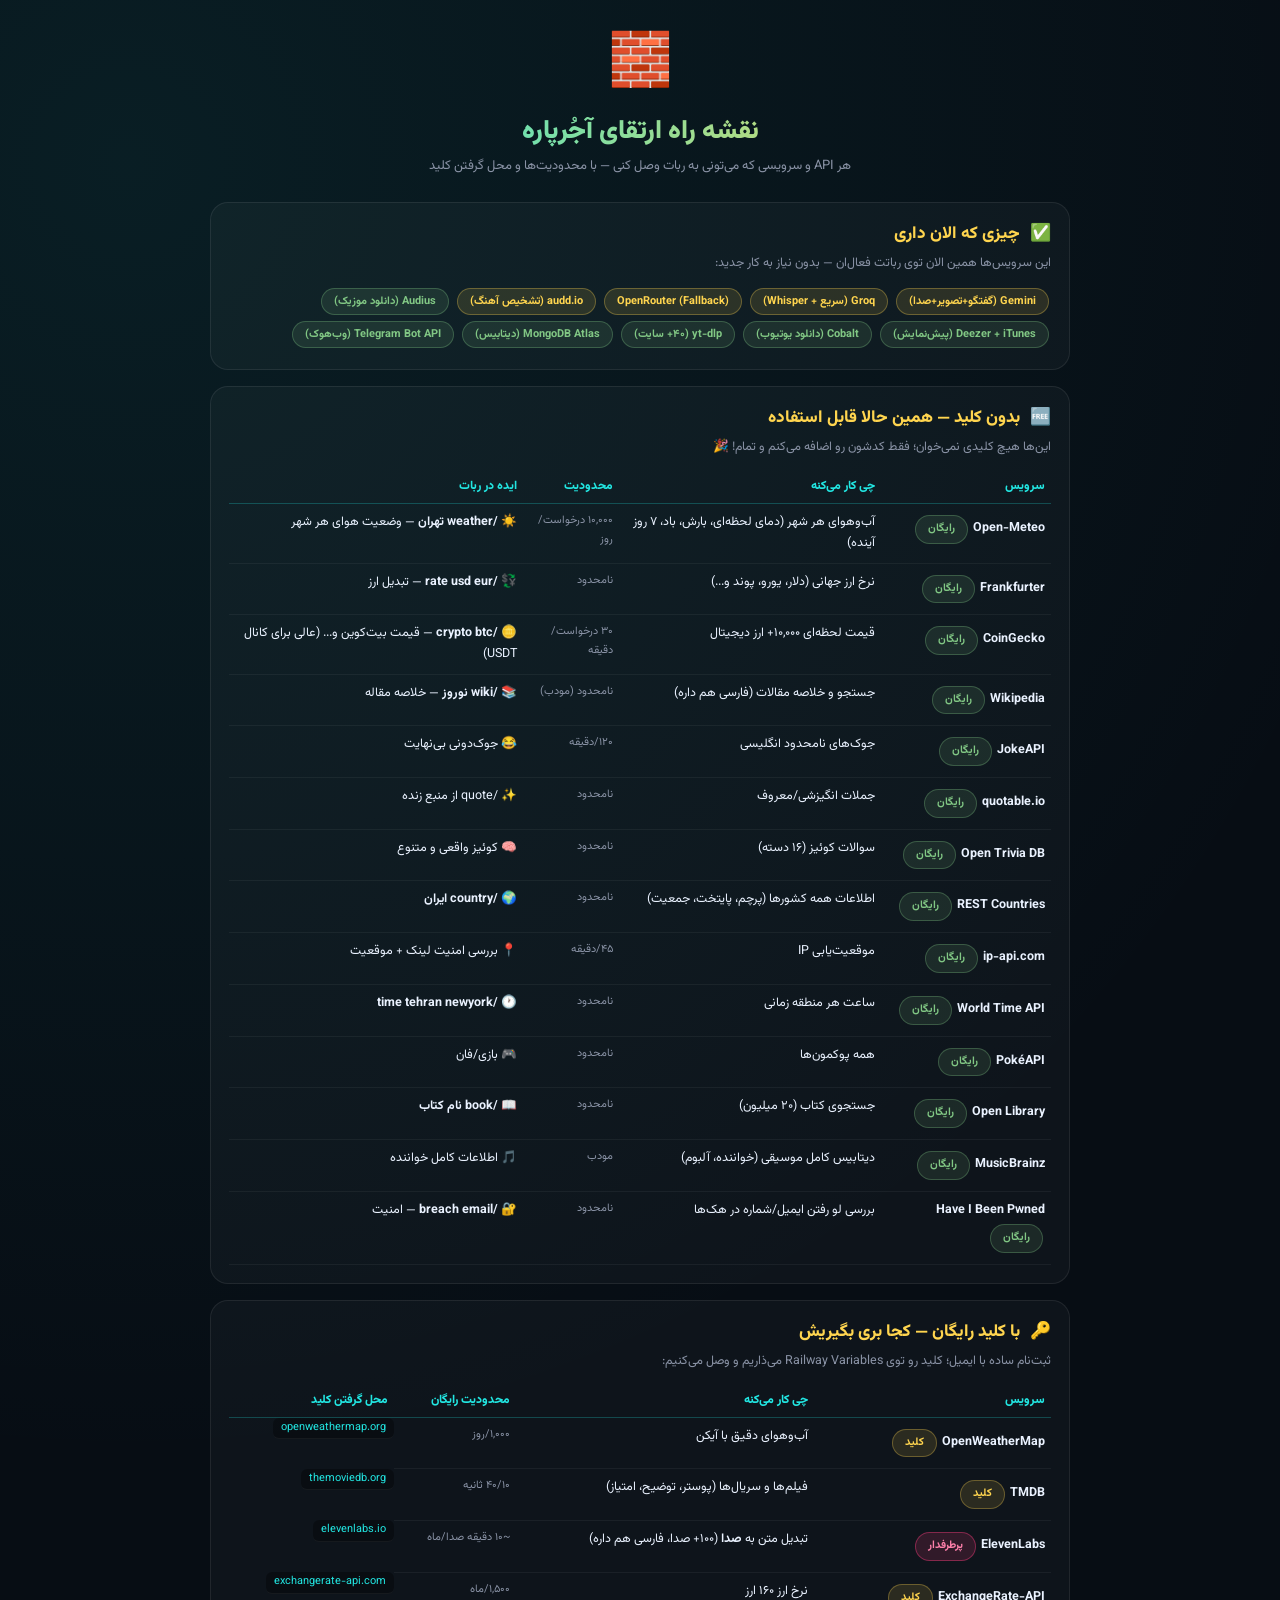
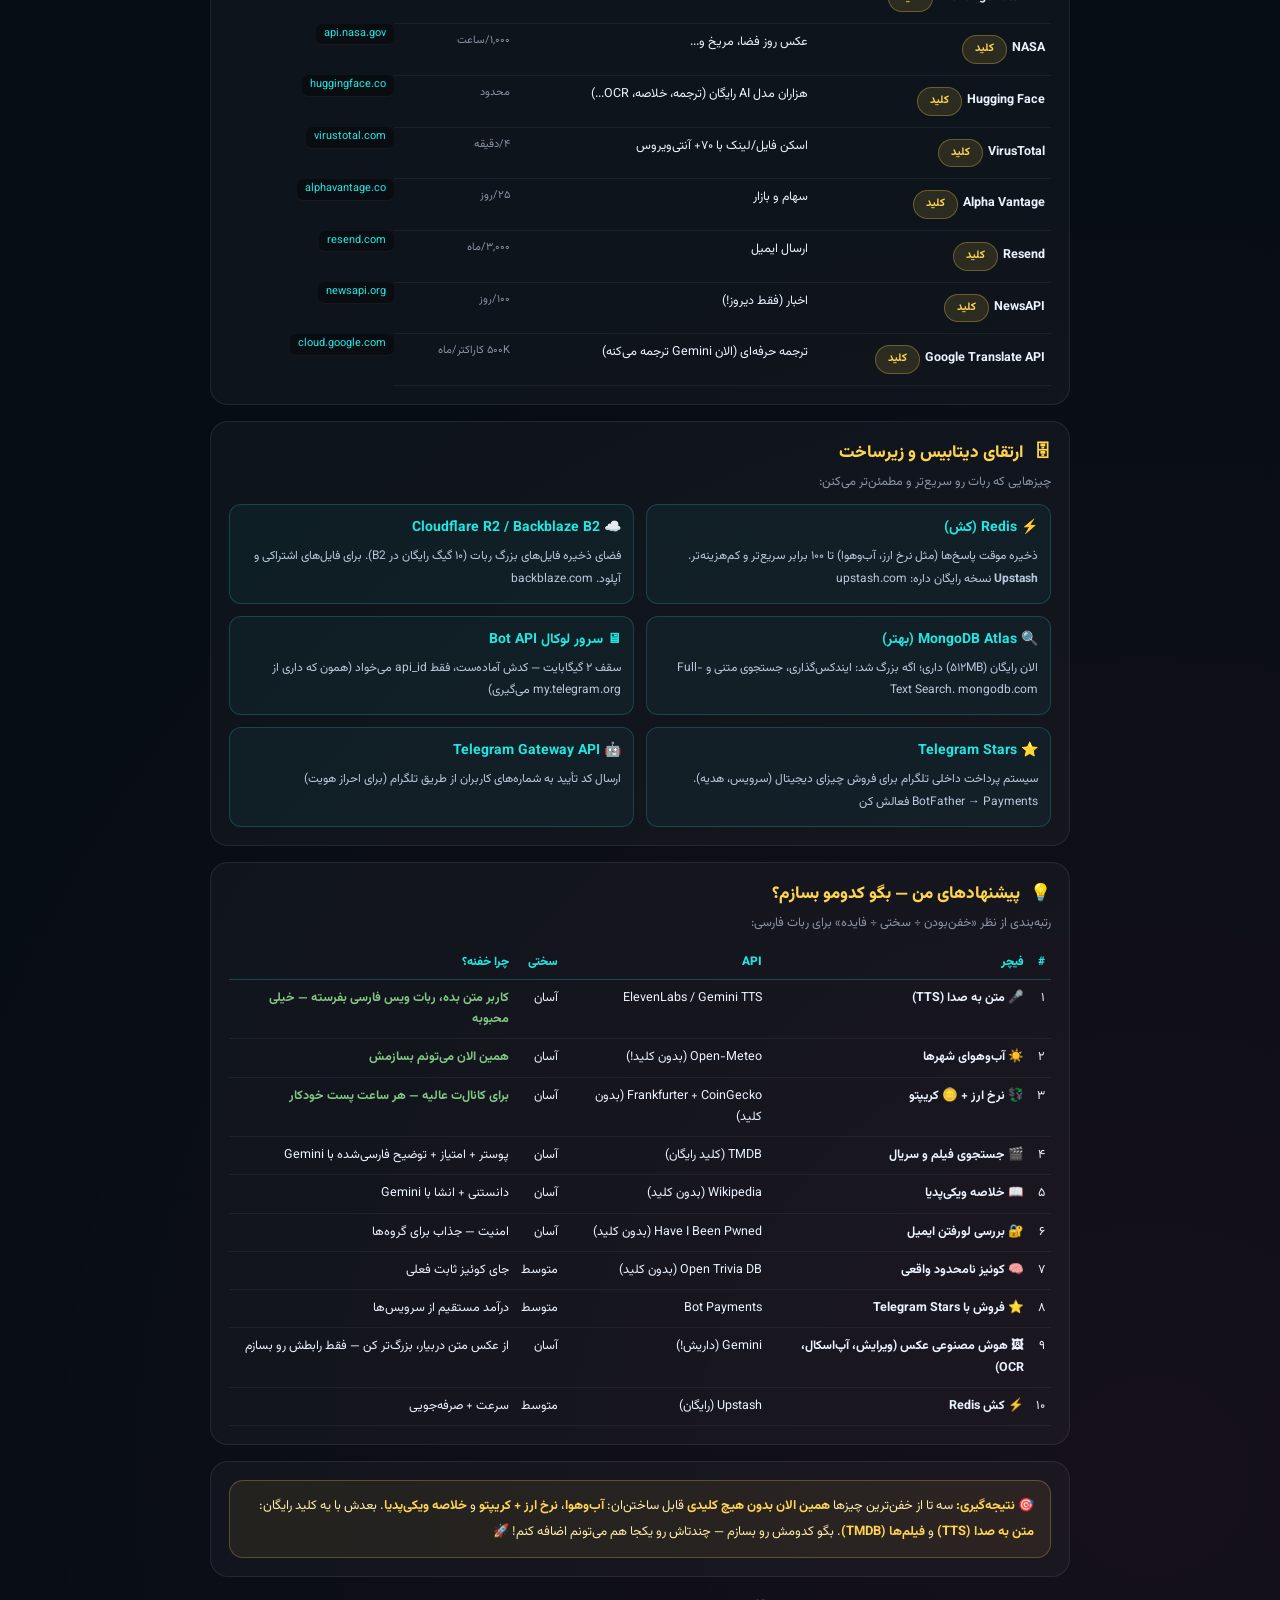
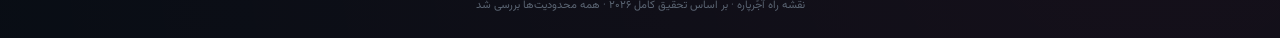
<file: docs/API_ROADMAP.html>
<!DOCTYPE html>
<html lang="fa" dir="rtl">
<head>
<meta charset="utf-8">
<meta name="viewport" content="width=device-width, initial-scale=1">
<title>🚀 نقشه راه ارتقای Ajorpareh — API ها و سرویس‌ها</title>
<style>
  @import url('https://fonts.googleapis.com/css2?family=Vazirmatn:wght@400;700;900&display=swap');
  * { margin:0; padding:0; box-sizing:border-box; }
  body { font-family:'Vazirmatn',sans-serif; background:#070d14; color:#eaf2ff; padding:24px 14px;
    background-image: radial-gradient(circle at 10% 5%, rgba(34,230,226,.08), transparent 40%), radial-gradient(circle at 90% 95%, rgba(255,64,129,.06), transparent 40%); }
  .wrap { max-width:860px; margin:0 auto; }
  header { text-align:center; margin-bottom:26px; }
  .logo { font-size:52px; }
  h1 { font-size:26px; font-weight:900; background:linear-gradient(90deg,#22e6e2,#ffd54f); -webkit-background-clip:text; -webkit-text-fill-color:transparent; margin:6px 0 4px; }
  .sub { color:#8a93a6; font-size:13px; }
  .tag { display:inline-block; border-radius:999px; padding:4px 12px; font-size:11px; font-weight:700; margin:3px 2px; }
  .tag.free { background:rgba(34,230,226,.12); color:#22e6e2; border:1px solid rgba(34,230,226,.3); }
  .tag.key { background:rgba(255,213,79,.12); color:#ffd54f; border:1px solid rgba(255,213,79,.3); }
  .tag.nokey { background:rgba(129,199,132,.12); color:#81c784; border:1px solid rgba(129,199,132,.3); }
  .tag.hot { background:rgba(255,64,129,.15); color:#ff80ab; border:1px solid rgba(255,64,129,.4); }
  section { background:rgba(255,255,255,.03); border:1px solid rgba(255,255,255,.08); border-radius:18px; padding:18px; margin-bottom:16px; }
  section h2 { font-size:17px; font-weight:800; margin-bottom:6px; color:#ffd54f; }
  section h2 span { margin-left:6px; }
  .desc { color:#8a93a6; font-size:12.5px; margin-bottom:12px; }
  table { width:100%; border-collapse:collapse; font-size:12.5px; }
  th { text-align:right; color:#22e6e2; font-weight:800; padding:8px 6px; border-bottom:1px solid rgba(34,230,226,.25); font-size:12px; }
  td { padding:8px 6px; border-bottom:1px solid rgba(255,255,255,.05); vertical-align:top; line-height:1.7; }
  td b { color:#eaf2ff; }
  .limit { color:#8a93a6; font-size:11px; }
  .url { direction:ltr; display:inline-block; color:#22e6e2; font-size:11px; background:rgba(0,0,0,.3); padding:1px 8px; border-radius:6px; }
  .callout { background:rgba(255,213,79,.07); border:1px solid rgba(255,213,79,.25); border-radius:14px; padding:12px 16px; font-size:13px; color:#ffe9a8; line-height:2; }
  .callout b { color:#ffd54f; }
  .ok { color:#81c784; font-weight:700; }
  .grid2 { display:grid; grid-template-columns:1fr 1fr; gap:12px; }
  @media(max-width:600px){ .grid2 { grid-template-columns:1fr; } }
  .idea { background:rgba(34,230,226,.05); border:1px solid rgba(34,230,226,.2); border-radius:12px; padding:12px; }
  .idea h3 { font-size:14px; color:#22e6e2; margin-bottom:6px; }
  .idea p { font-size:12px; color:#b9c8dd; line-height:1.9; }
  footer { text-align:center; color:#5a6472; font-size:11px; margin-top:20px; }
</style>
</head>
<body>
<div class="wrap">
  <header>
    <div class="logo">🧱</div>
    <h1>نقشه راه ارتقای آجُرپاره</h1>
    <div class="sub">هر API و سرویسی که می‌تونی به ربات وصل کنی — با محدودیت‌ها و محل گرفتن کلید</div>
  </header>

  <section>
    <h2><span>✅</span> چیزی که الان داری</h2>
    <div class="desc">این سرویس‌ها همین الان توی رباتت فعال‌ان — بدون نیاز به کار جدید:</div>
    <div>
      <span class="tag key">Gemini (گفتگو+تصویر+صدا)</span>
      <span class="tag key">Groq (سریع + Whisper)</span>
      <span class="tag key">OpenRouter (Fallback)</span>
      <span class="tag key">audd.io (تشخیص آهنگ)</span>
      <span class="tag nokey">Audius (دانلود موزیک)</span>
      <span class="tag nokey">Deezer + iTunes (پیش‌نمایش)</span>
      <span class="tag nokey">Cobalt (دانلود یوتیوب)</span>
      <span class="tag nokey">yt-dlp (۴۰+ سایت)</span>
      <span class="tag nokey">MongoDB Atlas (دیتابیس)</span>
      <span class="tag nokey">Telegram Bot API (وب‌هوک)</span>
    </div>
  </section>

  <section>
    <h2><span>🆓</span> بدون کلید — همین حالا قابل استفاده</h2>
    <div class="desc">این‌ها هیچ کلیدی نمی‌خوان؛ فقط کدشون رو اضافه می‌کنم و تمام! 🎉</div>
    <table>
      <tr><th>سرویس</th><th>چی کار می‌کنه</th><th>محدودیت</th><th>ایده در ربات</th></tr>
      <tr><td><b>Open-Meteo</b> <span class="tag nokey">رایگان</span></td><td>آب‌وهوای هر شهر (دمای لحظه‌ای، بارش، باد، ۷ روز آینده)</td><td class="limit">۱۰,۰۰۰ درخواست/روز</td><td>☀️ <b>/weather تهران</b> — وضعیت هوای هر شهر</td></tr>
      <tr><td><b>Frankfurter</b> <span class="tag nokey">رایگان</span></td><td>نرخ ارز جهانی (دلار، یورو، پوند و...)</td><td class="limit">نامحدود</td><td>💱 <b>/rate usd eur</b> — تبدیل ارز</td></tr>
      <tr><td><b>CoinGecko</b> <span class="tag nokey">رایگان</span></td><td>قیمت لحظه‌ای ۱۰,۰۰۰+ ارز دیجیتال</td><td class="limit">۳۰ درخواست/دقیقه</td><td>🪙 <b>/crypto btc</b> — قیمت بیت‌کوین و... (عالی برای کانال USDT)</td></tr>
      <tr><td><b>Wikipedia</b> <span class="tag nokey">رایگان</span></td><td>جستجو و خلاصه مقالات (فارسی هم داره)</td><td class="limit">نامحدود (مودب)</td><td>📚 <b>/wiki نوروز</b> — خلاصه مقاله</td></tr>
      <tr><td><b>JokeAPI</b> <span class="tag nokey">رایگان</span></td><td>جوک‌های نامحدود انگلیسی</td><td class="limit">۱۲۰/دقیقه</td><td>😂 جوک‌دونی بی‌نهایت</td></tr>
      <tr><td><b>quotable.io</b> <span class="tag nokey">رایگان</span></td><td>جملات انگیزشی/معروف</td><td class="limit">نامحدود</td><td>✨ /quote از منبع زنده</td></tr>
      <tr><td><b>Open Trivia DB</b> <span class="tag nokey">رایگان</span></td><td>سوالات کوئیز (۱۶ دسته)</td><td class="limit">نامحدود</td><td>🧠 کوئیز واقعی و متنوع</td></tr>
      <tr><td><b>REST Countries</b> <span class="tag nokey">رایگان</span></td><td>اطلاعات همه کشورها (پرچم، پایتخت، جمعیت)</td><td class="limit">نامحدود</td><td>🌍 <b>/country ایران</b></td></tr>
      <tr><td><b>ip-api.com</b> <span class="tag nokey">رایگان</span></td><td>موقعیت‌یابی IP</td><td class="limit">۴۵/دقیقه</td><td>📍 بررسی امنیت لینک + موقعیت</td></tr>
      <tr><td><b>World Time API</b> <span class="tag nokey">رایگان</span></td><td>ساعت هر منطقه زمانی</td><td class="limit">نامحدود</td><td>🕐 <b>/time tehran newyork</b></td></tr>
      <tr><td><b>PokéAPI</b> <span class="tag nokey">رایگان</span></td><td>همه پوکمون‌ها</td><td class="limit">نامحدود</td><td>🎮 بازی/فان</td></tr>
      <tr><td><b>Open Library</b> <span class="tag nokey">رایگان</span></td><td>جستجوی کتاب (۲۰ میلیون)</td><td class="limit">نامحدود</td><td>📖 <b>/book نام کتاب</b></td></tr>
      <tr><td><b>MusicBrainz</b> <span class="tag nokey">رایگان</span></td><td>دیتابیس کامل موسیقی (خواننده، آلبوم)</td><td class="limit">مودب</td><td>🎵 اطلاعات کامل خواننده</td></tr>
      <tr><td><b>Have I Been Pwned</b> <span class="tag nokey">رایگان</span></td><td>بررسی لو رفتن ایمیل/شماره در هک‌ها</td><td class="limit">نامحدود</td><td>🔐 <b>/breach email</b> — امنیت</td></tr>
    </table>
  </section>

  <section>
    <h2><span>🔑</span> با کلید رایگان — کجا بری بگیریش</h2>
    <div class="desc">ثبت‌نام ساده با ایمیل؛ کلید رو توی Railway Variables می‌ذاریم و وصل می‌کنیم:</div>
    <table>
      <tr><th>سرویس</th><th>چی کار می‌کنه</th><th>محدودیت رایگان</th><th>محل گرفتن کلید</th></tr>
      <tr><td><b>OpenWeatherMap</b> <span class="tag key">کلید</span></td><td>آب‌وهوای دقیق با آیکن</td><td class="limit">۱,۰۰۰/روز</td><td class="url">openweathermap.org</td></tr>
      <tr><td><b>TMDB</b> <span class="tag key">کلید</span></td><td>فیلم‌ها و سریال‌ها (پوستر، توضیح، امتیاز)</td><td class="limit">۴۰/۱۰ ثانیه</td><td class="url">themoviedb.org</td></tr>
      <tr><td><b>ElevenLabs</b> <span class="tag hot">پرطرفدار</span></td><td>تبدیل متن به <b>صدا</b> (۱۰۰+ صدا، فارسی هم داره)</td><td class="limit">~۱۰ دقیقه صدا/ماه</td><td class="url">elevenlabs.io</td></tr>
      <tr><td><b>ExchangeRate-API</b> <span class="tag key">کلید</span></td><td>نرخ ارز ۱۶۰ ارز</td><td class="limit">۱,۵۰۰/ماه</td><td class="url">exchangerate-api.com</td></tr>
      <tr><td><b>NASA</b> <span class="tag key">کلید</span></td><td>عکس روز فضا، مریخ و... </td><td class="limit">۱,۰۰۰/ساعت</td><td class="url">api.nasa.gov</td></tr>
      <tr><td><b>Hugging Face</b> <span class="tag key">کلید</span></td><td>هزاران مدل AI رایگان (ترجمه، خلاصه، OCR...)</td><td class="limit">محدود</td><td class="url">huggingface.co</td></tr>
      <tr><td><b>VirusTotal</b> <span class="tag key">کلید</span></td><td>اسکن فایل/لینک با ۷۰+ آنتی‌ویروس</td><td class="limit">۴/دقیقه</td><td class="url">virustotal.com</td></tr>
      <tr><td><b>Alpha Vantage</b> <span class="tag key">کلید</span></td><td>سهام و بازار</td><td class="limit">۲۵/روز</td><td class="url">alphavantage.co</td></tr>
      <tr><td><b>Resend</b> <span class="tag key">کلید</span></td><td>ارسال ایمیل</td><td class="limit">۳,۰۰۰/ماه</td><td class="url">resend.com</td></tr>
      <tr><td><b>NewsAPI</b> <span class="tag key">کلید</span></td><td>اخبار (فقط دیروز!)</td><td class="limit">۱۰۰/روز</td><td class="url">newsapi.org</td></tr>
      <tr><td><b>Google Translate API</b> <span class="tag key">کلید</span></td><td>ترجمه حرفه‌ای (الان Gemini ترجمه می‌کنه)</td><td class="limit">۵۰۰K کاراکتر/ماه</td><td class="url">cloud.google.com</td></tr>
    </table>
  </section>

  <section>
    <h2><span>🗄</span> ارتقای دیتابیس و زیرساخت</h2>
    <div class="desc">چیزهایی که ربات رو سریع‌تر و مطمئن‌تر می‌کنن:</div>
    <div class="grid2">
      <div class="idea"><h3>⚡ Redis (کش)</h3><p>ذخیره موقت پاسخ‌ها (مثل نرخ ارز، آب‌وهوا) تا ۱۰۰ برابر سریع‌تر و کم‌هزینه‌تر. <b>Upstash</b> نسخه رایگان داره: upstash.com</p></div>
      <div class="idea"><h3>☁️ Cloudflare R2 / Backblaze B2</h3><p>فضای ذخیره فایل‌های بزرگ ربات (۱۰ گیگ رایگان در B2). برای فایل‌های اشتراکی و آپلود. backblaze.com</p></div>
      <div class="idea"><h3>🔍 MongoDB Atlas (بهتر)</h3><p>الان رایگان (۵۱۲MB) داری؛ اگه بزرگ شد: ایندکس‌گذاری، جستجوی متنی و Full-Text Search. mongodb.com</p></div>
      <div class="idea"><h3>🖥 سرور لوکال Bot API</h3><p>سقف ۲ گیگابایت — کدش آماده‌ست، فقط api_id می‌خواد (همون که داری از my.telegram.org می‌گیری)</p></div>
      <div class="idea"><h3>⭐ Telegram Stars</h3><p>سیستم پرداخت داخلی تلگرام برای فروش چیزای دیجیتال (سرویس، هدیه). BotFather → Payments فعالش کن</p></div>
      <div class="idea"><h3>🤖 Telegram Gateway API</h3><p>ارسال کد تأیید به شماره‌های کاربران از طریق تلگرام (برای احراز هویت)</p></div>
    </div>
  </section>

  <section>
    <h2><span>💡</span> پیشنهادهای من — بگو کدومو بسازم؟</h2>
    <div class="desc">رتبه‌بندی از نظر «خفن‌بودن ÷ سختی ÷ فایده» برای ربات فارسی:</div>
    <table>
      <tr><th>#</th><th>فیچر</th><th>API</th><th>سختی</th><th>چرا خفنه؟</th></tr>
      <tr><td>۱</td><td><b>🎤 متن به صدا (TTS)</b></td><td>ElevenLabs / Gemini TTS</td><td>آسان</td><td class="ok">کاربر متن بده، ربات ویس فارسی بفرسته — خیلی محبوبه</td></tr>
      <tr><td>۲</td><td><b>☀️ آب‌وهوای شهرها</b></td><td>Open-Meteo (بدون کلید!)</td><td>آسان</td><td class="ok">همین الان می‌تونم بسازمش</td></tr>
      <tr><td>۳</td><td><b>💱 نرخ ارز + 🪙 کریپتو</b></td><td>Frankfurter + CoinGecko (بدون کلید)</td><td>آسان</td><td class="ok">برای کانال‌ت عالیه — هر ساعت پست خودکار</td></tr>
      <tr><td>۴</td><td><b>🎬 جستجوی فیلم و سریال</b></td><td>TMDB (کلید رایگان)</td><td>آسان</td><td>پوستر + امتیاز + توضیح فارسی‌شده با Gemini</td></tr>
      <tr><td>۵</td><td><b>📖 خلاصه ویکی‌پدیا</b></td><td>Wikipedia (بدون کلید)</td><td>آسان</td><td>دانستنی + انشا با Gemini</td></tr>
      <tr><td>۶</td><td><b>🔐 بررسی لو‌رفتن ایمیل</b></td><td>Have I Been Pwned (بدون کلید)</td><td>آسان</td><td>امنیت — جذاب برای گروه‌ها</td></tr>
      <tr><td>۷</td><td><b>🧠 کوئیز نامحدود واقعی</b></td><td>Open Trivia DB (بدون کلید)</td><td>متوسط</td><td>جای کوئیز ثابت فعلی</td></tr>
      <tr><td>۸</td><td><b>⭐ فروش با Telegram Stars</b></td><td>Bot Payments</td><td>متوسط</td><td>درآمد مستقیم از سرویس‌ها</td></tr>
      <tr><td>۹</td><td><b>🖼 هوش مصنوعی عکس (ویرایش، آپ‌اسکال، OCR)</b></td><td>Gemini (داریش!)</td><td>آسان</td><td>از عکس متن دربیار، بزرگ‌تر کن — فقط رابطش رو بسازم</td></tr>
      <tr><td>۱۰</td><td><b>⚡ کش Redis</b></td><td>Upstash (رایگان)</td><td>متوسط</td><td>سرعت + صرفه‌جویی</td></tr>
    </table>
  </section>

  <section>
    <div class="callout">
      🎯 <b>نتیجه‌گیری:</b> سه تا از خفن‌ترین چیزها <b>همین الان بدون هیچ کلیدی</b> قابل ساختن‌ان: <b>آب‌وهوا</b>، <b>نرخ ارز + کریپتو</b> و <b>خلاصه ویکی‌پدیا</b>.
      بعدش با یه کلید رایگان: <b>متن به صدا (TTS)</b> و <b>فیلم‌ها (TMDB)</b>.
      بگو کدومش رو بسازم — چندتاش رو یکجا هم می‌تونم اضافه کنم! 🚀
    </div>
  </section>

  <footer>نقشه راه آجُرپاره · بر اساس تحقیق کامل ۲۰۲۶ · همه محدودیت‌ها بررسی شد</footer>
</div>
</body>
</html>
</file>
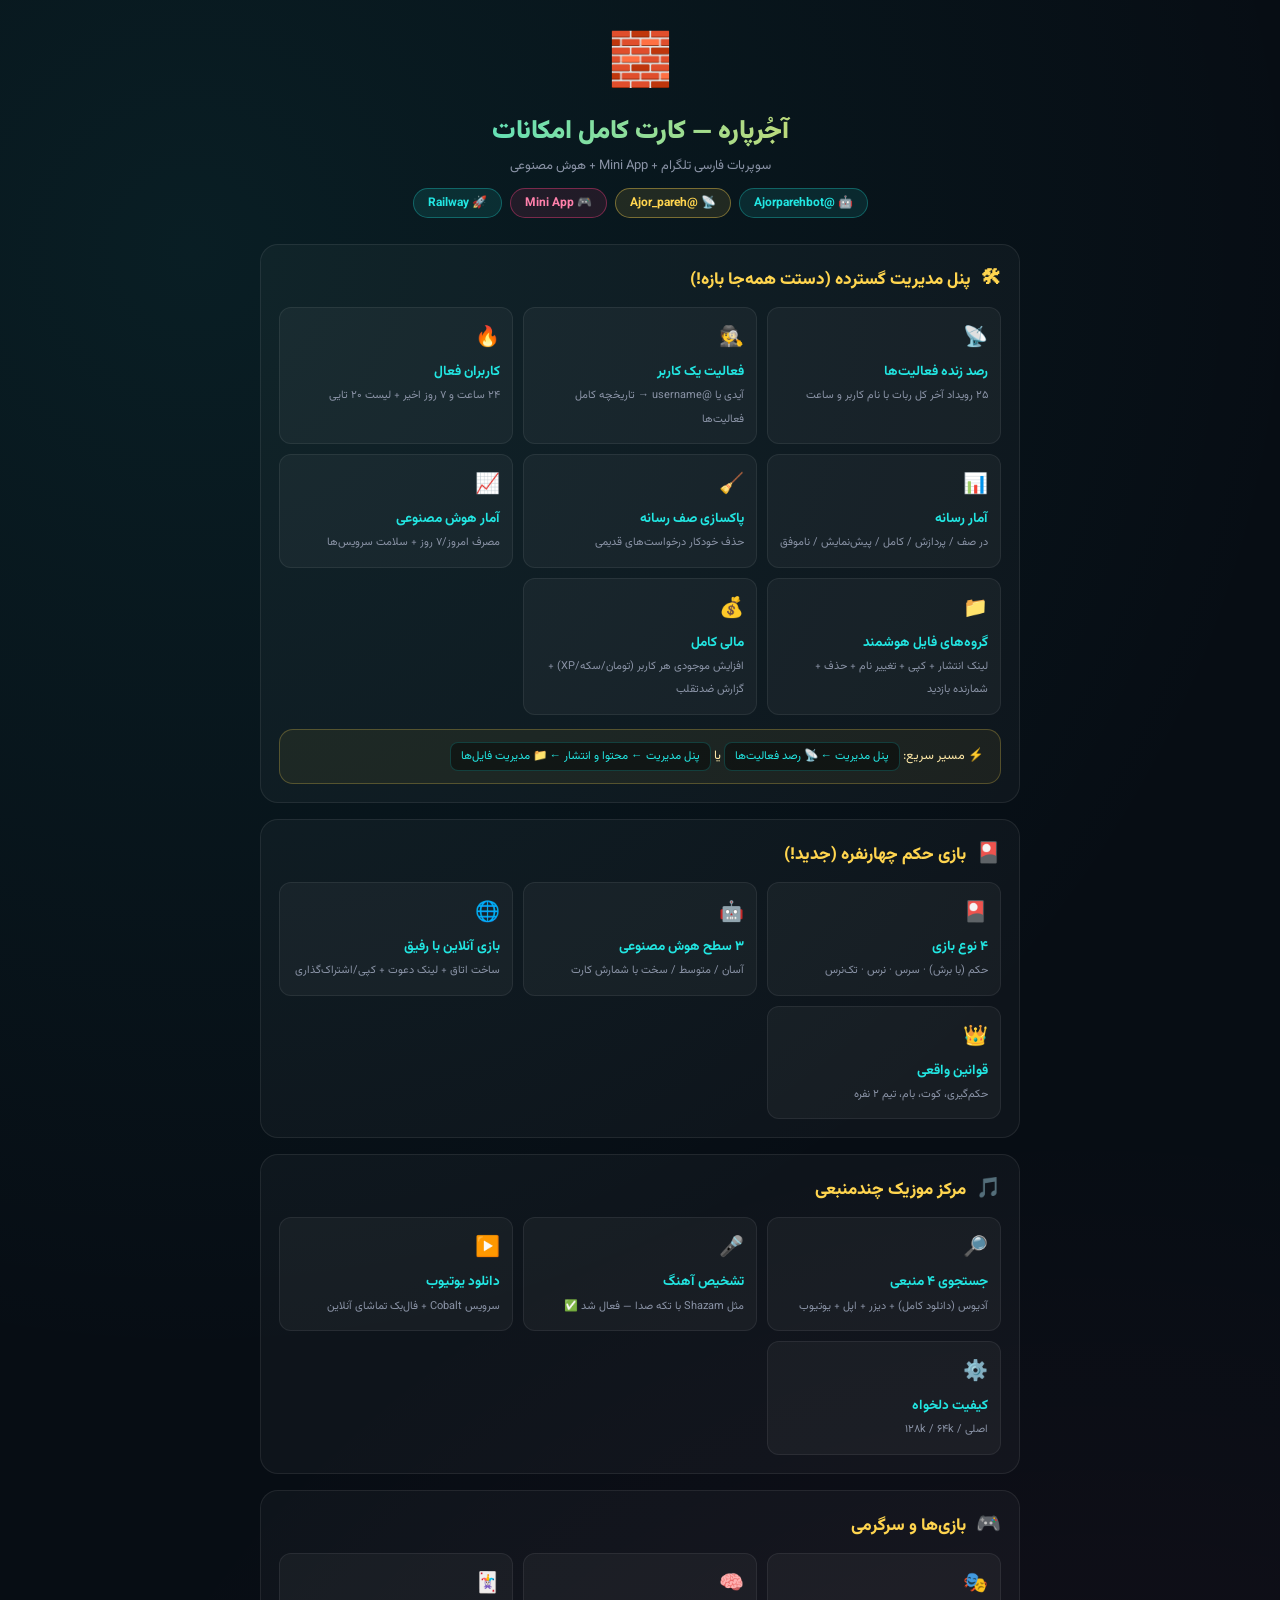
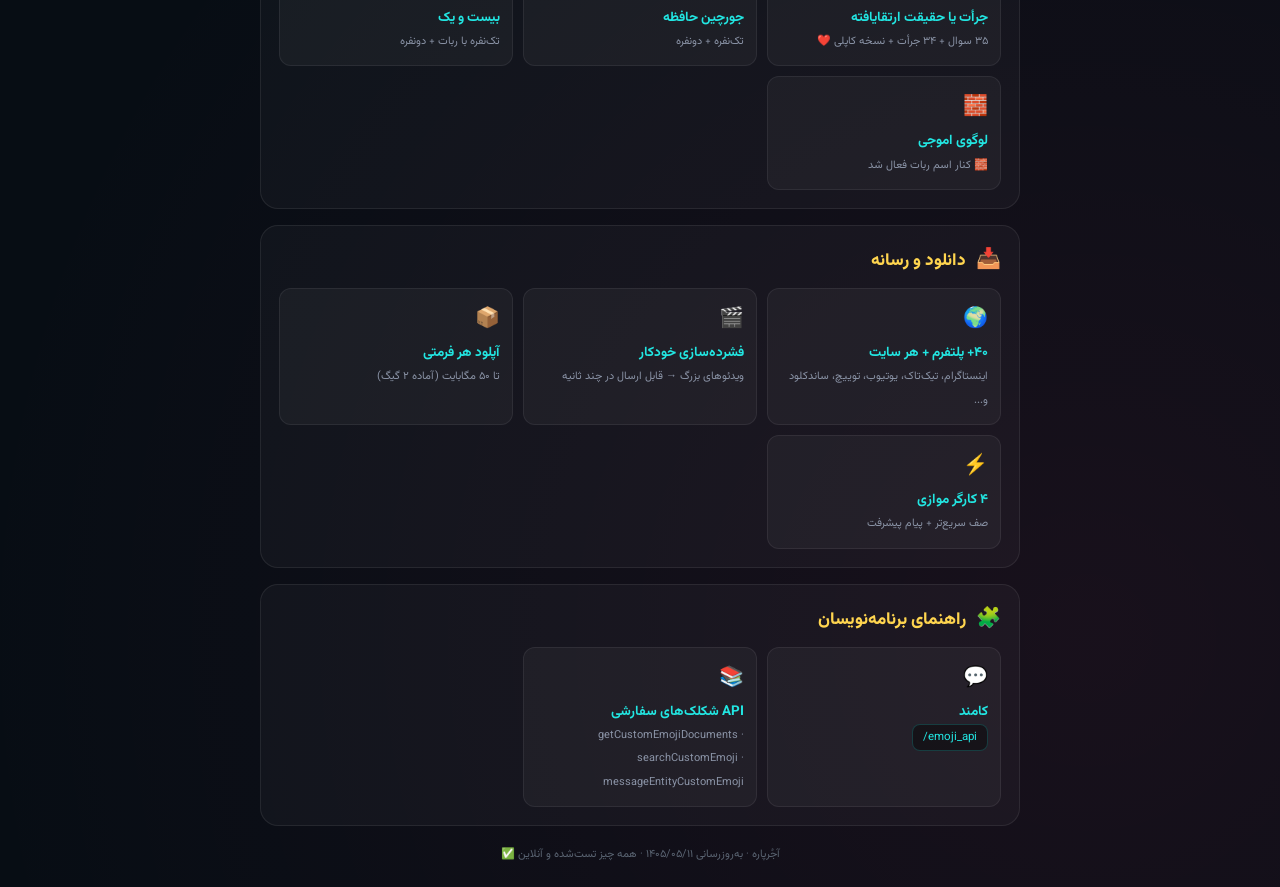
<file: docs/CARD_OVERVIEW.html>
<!DOCTYPE html>
<html lang="fa" dir="rtl">
<head>
<meta charset="utf-8">
<meta name="viewport" content="width=device-width, initial-scale=1">
<title>🃏 کارت کامل Ajorpareh</title>
<style>
  @import url('https://fonts.googleapis.com/css2?family=Vazirmatn:wght@400;700;900&display=swap');
  * { margin:0; padding:0; box-sizing:border-box; }
  body {
    font-family:'Vazirmatn',sans-serif; background:#070d14; color:#eaf2ff;
    min-height:100vh; padding:24px 14px;
    background-image: radial-gradient(circle at 15% 10%, rgba(34,230,226,.08), transparent 45%),
                      radial-gradient(circle at 85% 90%, rgba(255,64,129,.07), transparent 45%);
  }
  .wrap { max-width:760px; margin:0 auto; }
  header { text-align:center; margin-bottom:26px; }
  .logo { font-size:52px; }
  h1 { font-size:26px; font-weight:900; background:linear-gradient(90deg,#22e6e2,#ffd54f); -webkit-background-clip:text; -webkit-text-fill-color:transparent; margin:6px 0 4px; }
  .sub { color:#8a93a6; font-size:13px; }
  .badge-row { display:flex; gap:8px; justify-content:center; flex-wrap:wrap; margin-top:12px; }
  .badge { background:rgba(34,230,226,.1); border:1px solid rgba(34,230,226,.3); color:#22e6e2; border-radius:999px; padding:5px 14px; font-size:12px; font-weight:700; }
  .badge.gold { background:rgba(255,213,79,.1); border-color:rgba(255,213,79,.4); color:#ffd54f; }
  .badge.pink { background:rgba(255,64,129,.1); border-color:rgba(255,64,129,.4); color:#ff80ab; }
  section { background:rgba(255,255,255,.03); border:1px solid rgba(255,255,255,.08); border-radius:18px; padding:18px; margin-bottom:16px; }
  section h2 { font-size:17px; font-weight:800; margin-bottom:12px; color:#ffd54f; }
  section h2 span { font-size:20px; margin-left:6px; }
  .grid { display:grid; grid-template-columns:repeat(auto-fill,minmax(210px,1fr)); gap:10px; }
  .item { background:rgba(255,255,255,.04); border:1px solid rgba(255,255,255,.07); border-radius:12px; padding:12px; font-size:13px; line-height:1.8; }
  .item b { color:#22e6e2; display:block; font-size:13.5px; }
  .item small { color:#8a93a6; font-size:11px; }
  .item .icon { font-size:20px; display:block; margin-bottom:4px; }
  .note { background:rgba(255,213,79,.06); border:1px solid rgba(255,213,79,.25); border-radius:14px; padding:12px 16px; font-size:12.5px; color:#ffe9a8; line-height:2; margin-top:14px; }
  .path { direction:ltr; display:inline-block; background:rgba(0,0,0,.4); border:1px solid rgba(34,230,226,.2); padding:2px 10px; border-radius:8px; font-size:11.5px; color:#22e6e2; }
  footer { text-align:center; color:#5a6472; font-size:11px; margin-top:20px; }
</style>
</head>
<body>
<div class="wrap">
  <header>
    <div class="logo">🧱</div>
    <h1>آجُرپاره — کارت کامل امکانات</h1>
    <div class="sub">سوپربات فارسی تلگرام + Mini App + هوش مصنوعی</div>
    <div class="badge-row">
      <span class="badge">🤖 @Ajorparehbot</span>
      <span class="badge gold">📡 @Ajor_pareh</span>
      <span class="badge pink">🎮 Mini App</span>
      <span class="badge">🚀 Railway</span>
    </div>
  </header>

  <section>
    <h2><span>🛠</span> پنل مدیریت گسترده (دستت همه‌جا بازه!)</h2>
    <div class="grid">
      <div class="item"><span class="icon">📡</span><b>رصد زنده فعالیت‌ها</b><small>۲۵ رویداد آخر کل ربات با نام کاربر و ساعت</small></div>
      <div class="item"><span class="icon">🕵️</span><b>فعالیت یک کاربر</b><small>آیدی یا @username → تاریخچه کامل فعالیت‌ها</small></div>
      <div class="item"><span class="icon">🔥</span><b>کاربران فعال</b><small>۲۴ ساعت و ۷ روز اخیر + لیست ۲۰ تایی</small></div>
      <div class="item"><span class="icon">📊</span><b>آمار رسانه</b><small>در صف / پردازش / کامل / پیش‌نمایش / ناموفق</small></div>
      <div class="item"><span class="icon">🧹</span><b>پاکسازی صف رسانه</b><small>حذف خودکار درخواست‌های قدیمی</small></div>
      <div class="item"><span class="icon">📈</span><b>آمار هوش مصنوعی</b><small>مصرف امروز/۷ روز + سلامت سرویس‌ها</small></div>
      <div class="item"><span class="icon">📁</span><b>گروه‌های فایل هوشمند</b><small>لینک انتشار + کپی + تغییر نام + حذف + شمارنده بازدید</small></div>
      <div class="item"><span class="icon">💰</span><b>مالی کامل</b><small>افزایش موجودی هر کاربر (تومان/سکه/XP) + گزارش ضدتقلب</small></div>
    </div>
    <div class="note">⚡ مسیر سریع: <span class="path">پنل مدیریت ← 📡 رصد فعالیت‌ها</span> یا <span class="path">پنل مدیریت ← محتوا و انتشار ← 📁 مدیریت فایل‌ها</span></div>
  </section>

  <section>
    <h2><span>🎴</span> بازی حکم چهارنفره (جدید!)</h2>
    <div class="grid">
      <div class="item"><span class="icon">🎴</span><b>۴ نوع بازی</b><small>حکم (با برش) · سرس · نرس · تک‌نرس</small></div>
      <div class="item"><span class="icon">🤖</span><b>۳ سطح هوش مصنوعی</b><small>آسان / متوسط / سخت با شمارش کارت</small></div>
      <div class="item"><span class="icon">🌐</span><b>بازی آنلاین با رفیق</b><small>ساخت اتاق + لینک دعوت + کپی/اشتراک‌گذاری</small></div>
      <div class="item"><span class="icon">👑</span><b>قوانین واقعی</b><small>حکم‌گیری، کوت، بام، تیم ۲ نفره</small></div>
    </div>
  </section>

  <section>
    <h2><span>🎵</span> مرکز موزیک چندمنبعی</h2>
    <div class="grid">
      <div class="item"><span class="icon">🔎</span><b>جستجوی ۴ منبعی</b><small>آدیوس (دانلود کامل) + دیزر + اپل + یوتیوب</small></div>
      <div class="item"><span class="icon">🎤</span><b>تشخیص آهنگ</b><small>مثل Shazam با تکه صدا — فعال شد ✅</small></div>
      <div class="item"><span class="icon">▶️</span><b>دانلود یوتیوب</b><small>سرویس Cobalt + فال‌بک تماشای آنلاین</small></div>
      <div class="item"><span class="icon">⚙️</span><b>کیفیت دلخواه</b><small>اصلی / ۱۲۸k / ۶۴k</small></div>
    </div>
  </section>

  <section>
    <h2><span>🎮</span> بازی‌ها و سرگرمی</h2>
    <div class="grid">
      <div class="item"><span class="icon">🎭</span><b>جرأت یا حقیقت ارتقایافته</b><small>۳۵ سوال + ۳۴ جرأت + نسخه کاپلی ❤️</small></div>
      <div class="item"><span class="icon">🧠</span><b>جورچین حافظه</b><small>تک‌نفره + دونفره</small></div>
      <div class="item"><span class="icon">🃏</span><b>بیست و یک</b><small>تک‌نفره با ربات + دونفره</small></div>
      <div class="item"><span class="icon">🧱</span><b>لوگوی اموجی</b><small>🧱 کنار اسم ربات فعال شد</small></div>
    </div>
  </section>

  <section>
    <h2><span>📥</span> دانلود و رسانه</h2>
    <div class="grid">
      <div class="item"><span class="icon">🌍</span><b>۴۰+ پلتفرم + هر سایت</b><small>اینستاگرام، تیک‌تاک، یوتیوب، توییچ، ساندکلود و...</small></div>
      <div class="item"><span class="icon">🎬</span><b>فشرده‌سازی خودکار</b><small>ویدئوهای بزرگ → قابل ارسال در چند ثانیه</small></div>
      <div class="item"><span class="icon">📦</span><b>آپلود هر فرمتی</b><small>تا ۵۰ مگابایت (آماده ۲ گیگ)</small></div>
      <div class="item"><span class="icon">⚡</span><b>۴ کارگر موازی</b><small>صف سریع‌تر + پیام پیشرفت</small></div>
    </div>
  </section>

  <section>
    <h2><span>🧩</span> راهنمای برنامه‌نویسان</h2>
    <div class="grid">
      <div class="item"><span class="icon">💬</span><b>کامند</b><small><span class="path">/emoji_api</span></small></div>
      <div class="item"><span class="icon">📚</span><b>API شکلک‌های سفارشی</b><small>getCustomEmojiDocuments · searchCustomEmoji · messageEntityCustomEmoji</small></div>
    </div>
  </section>

  <footer>آجُرپاره · به‌روزرسانی ۱۴۰۵/۰۵/۱۱ · همه چیز تست‌شده و آنلاین ✅</footer>
</div>
</body>
</html>
</file>
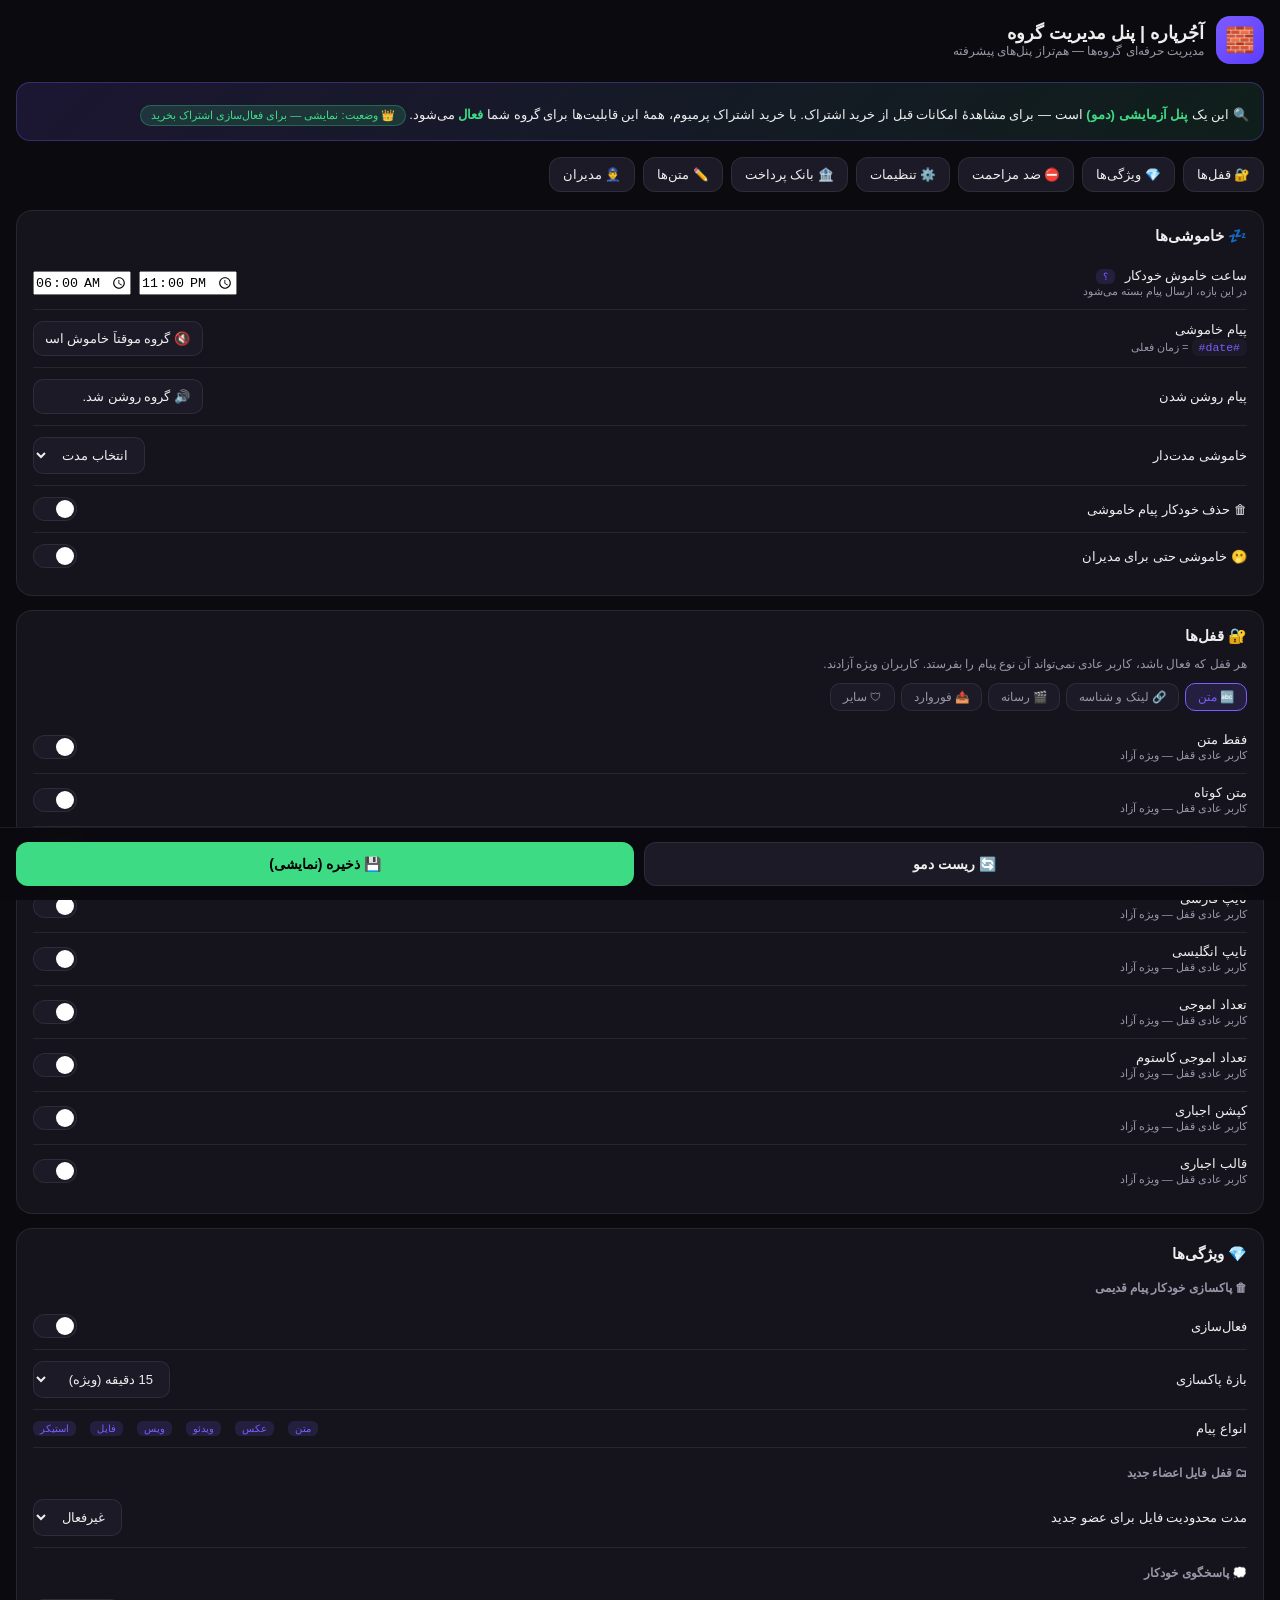
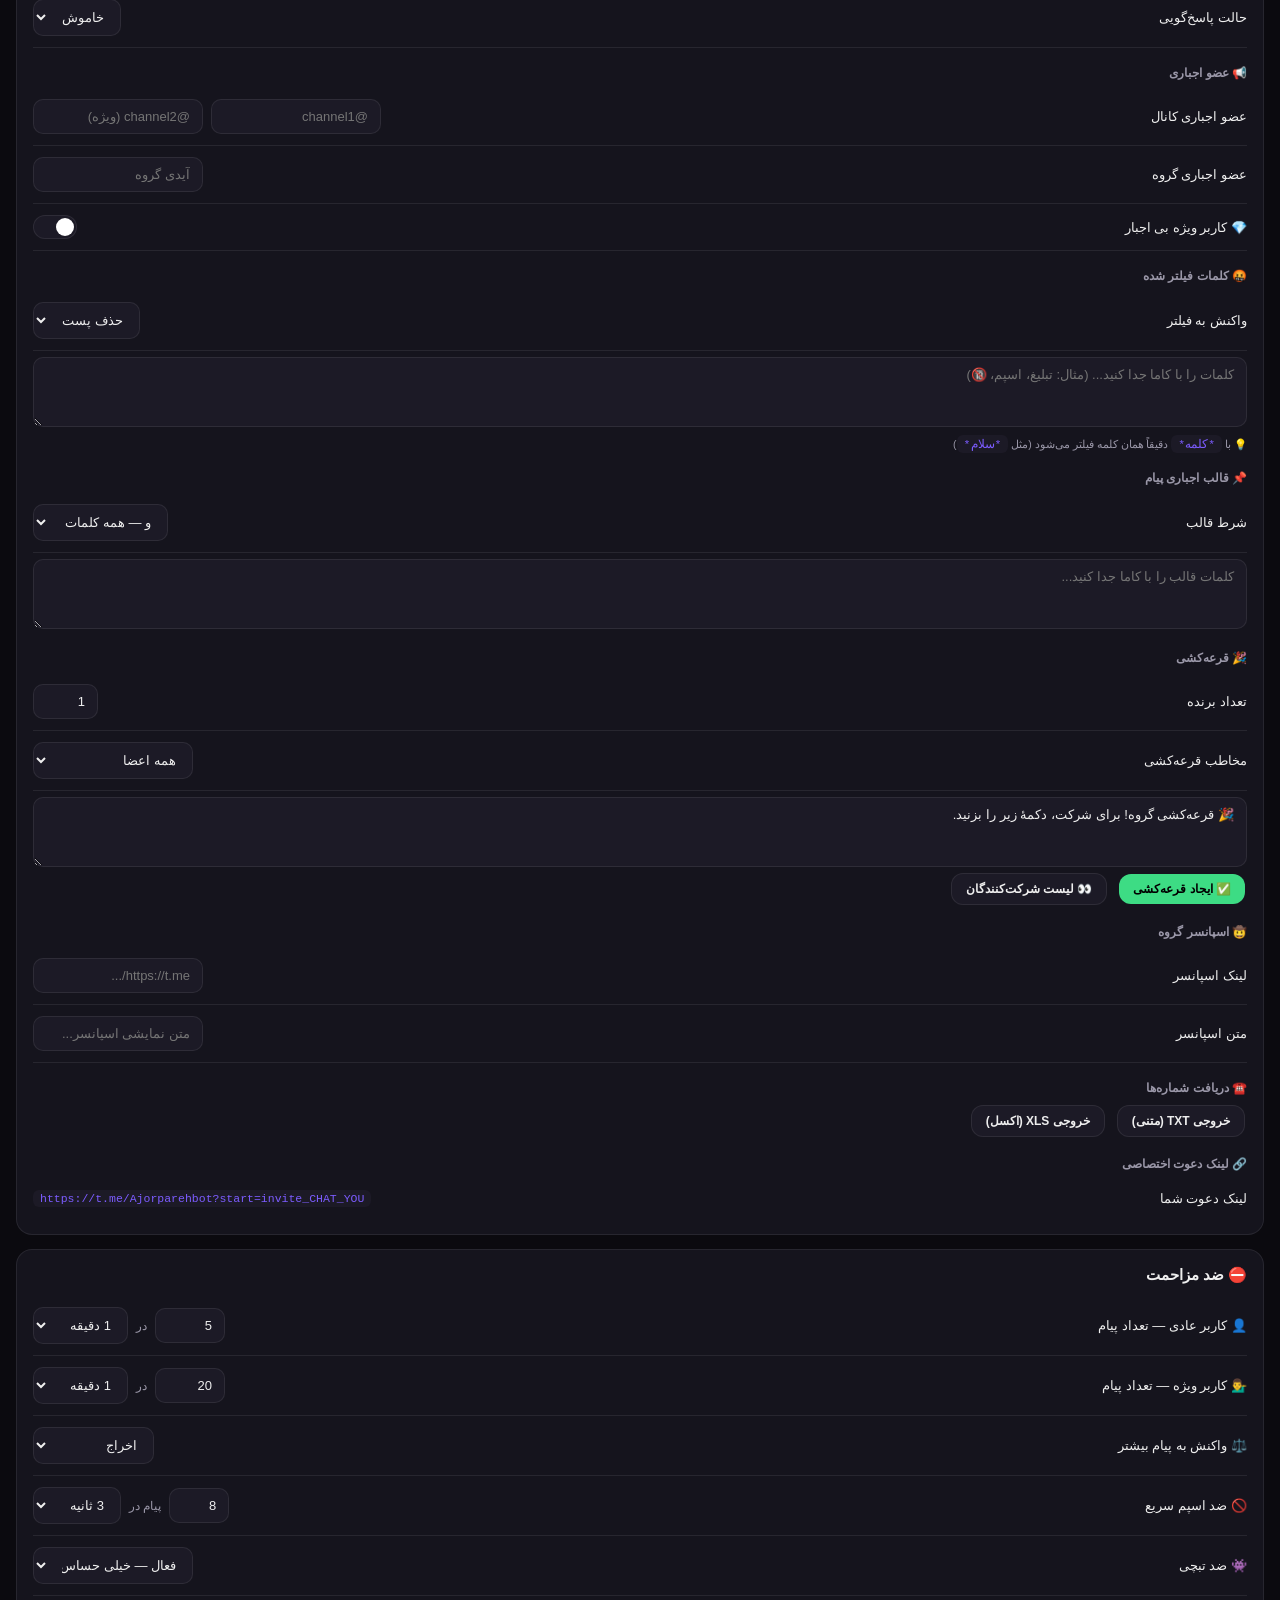
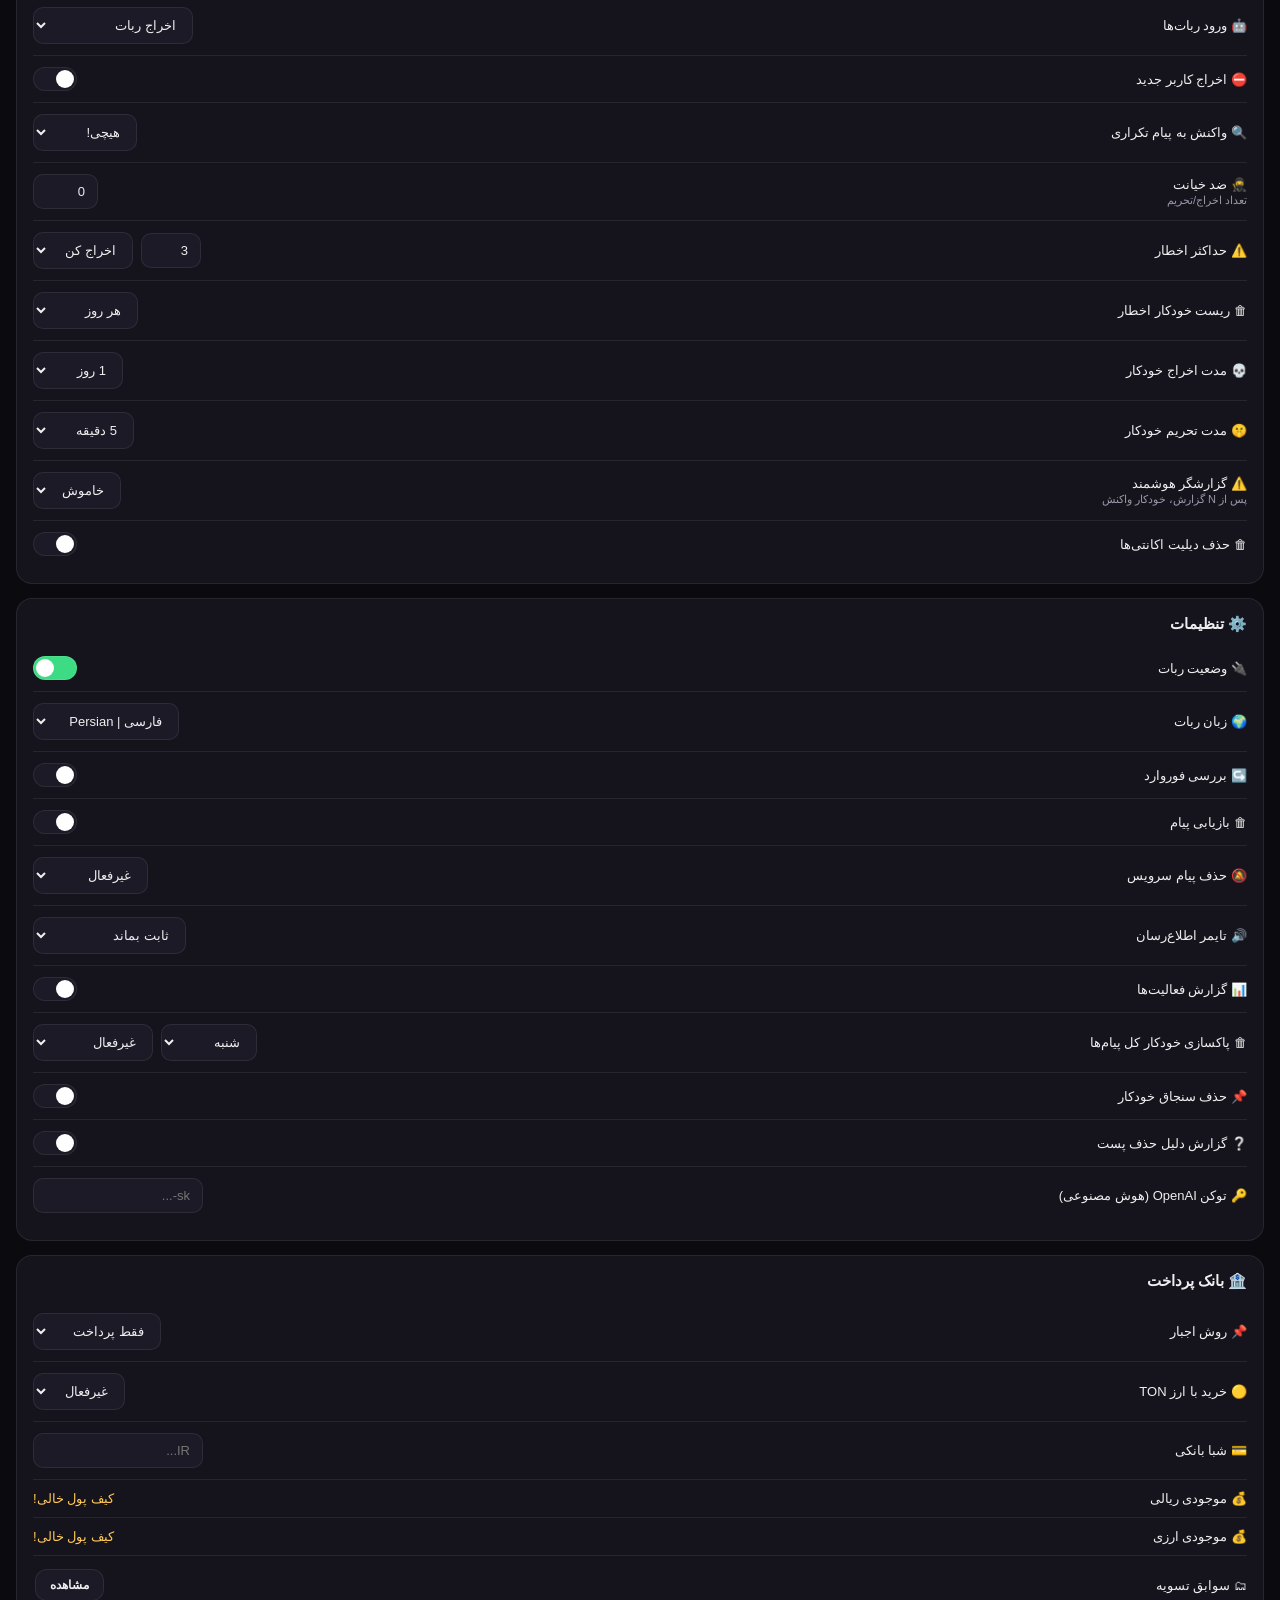
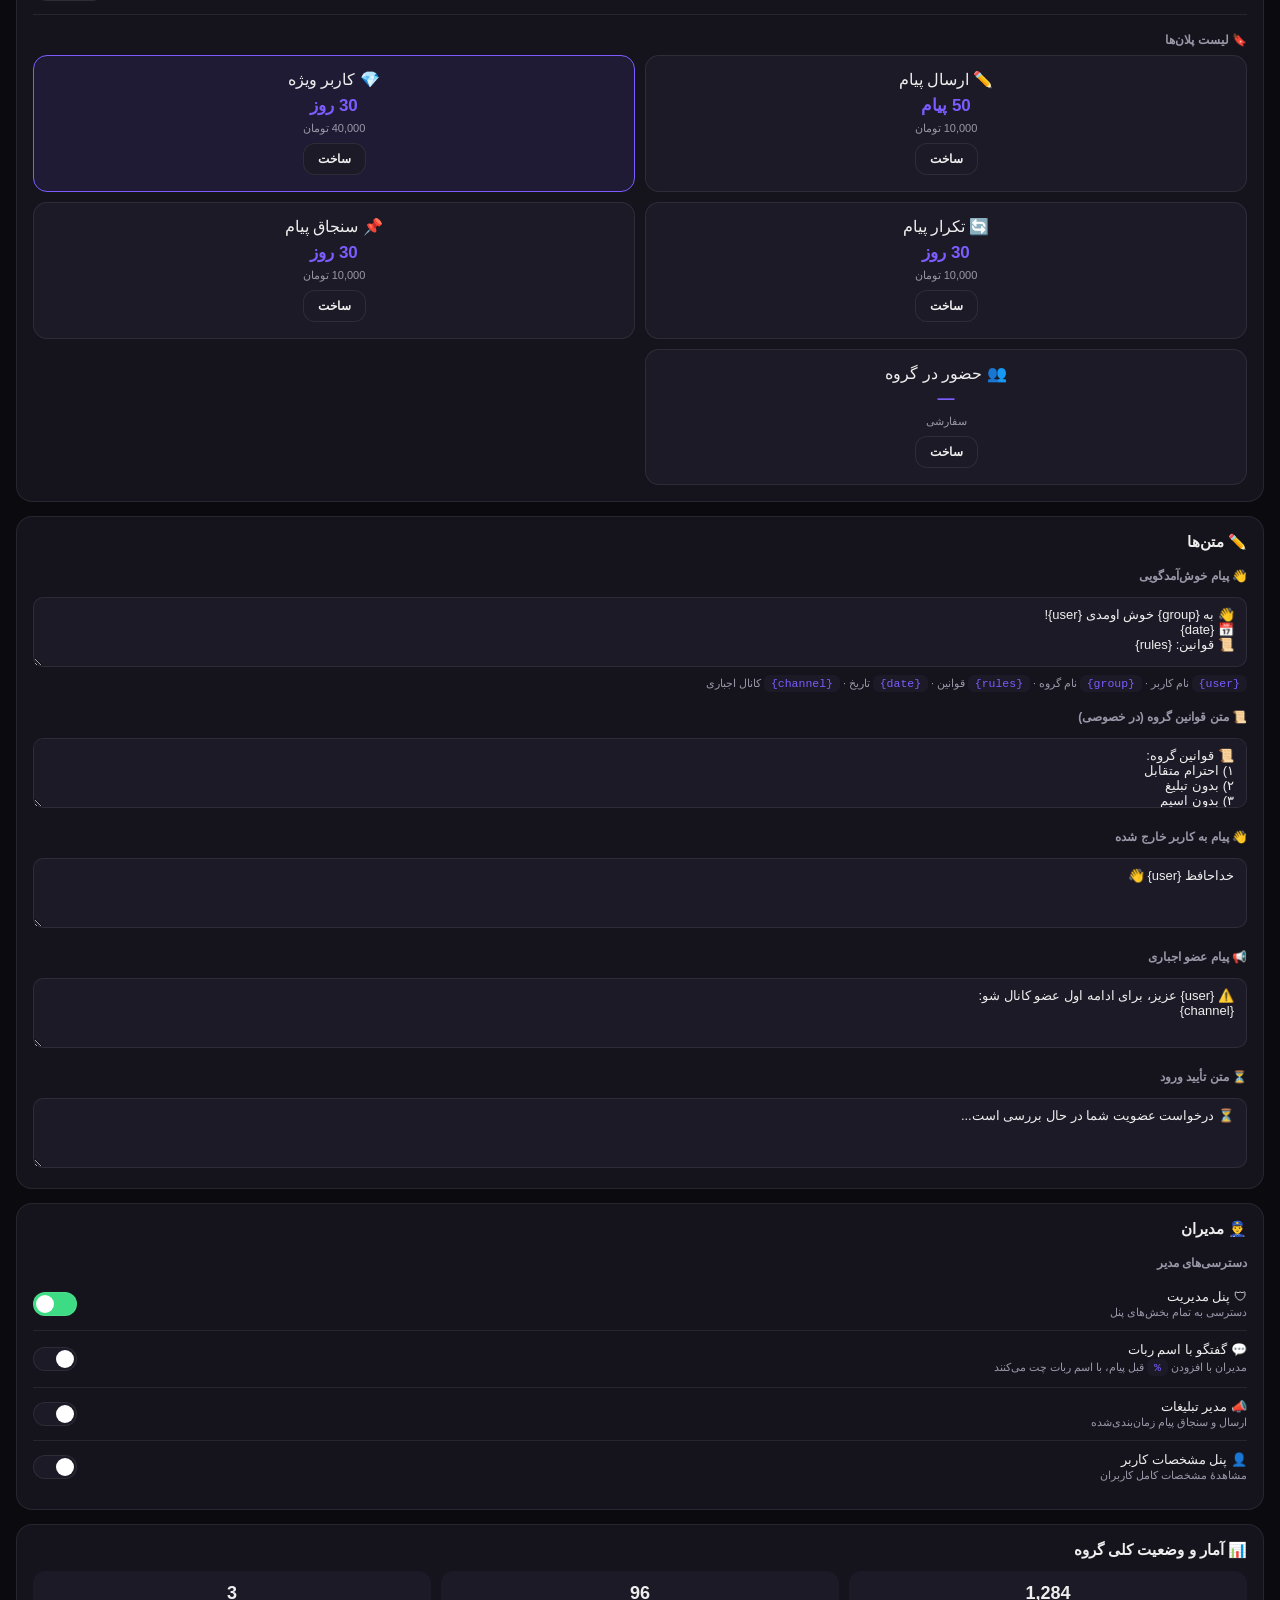
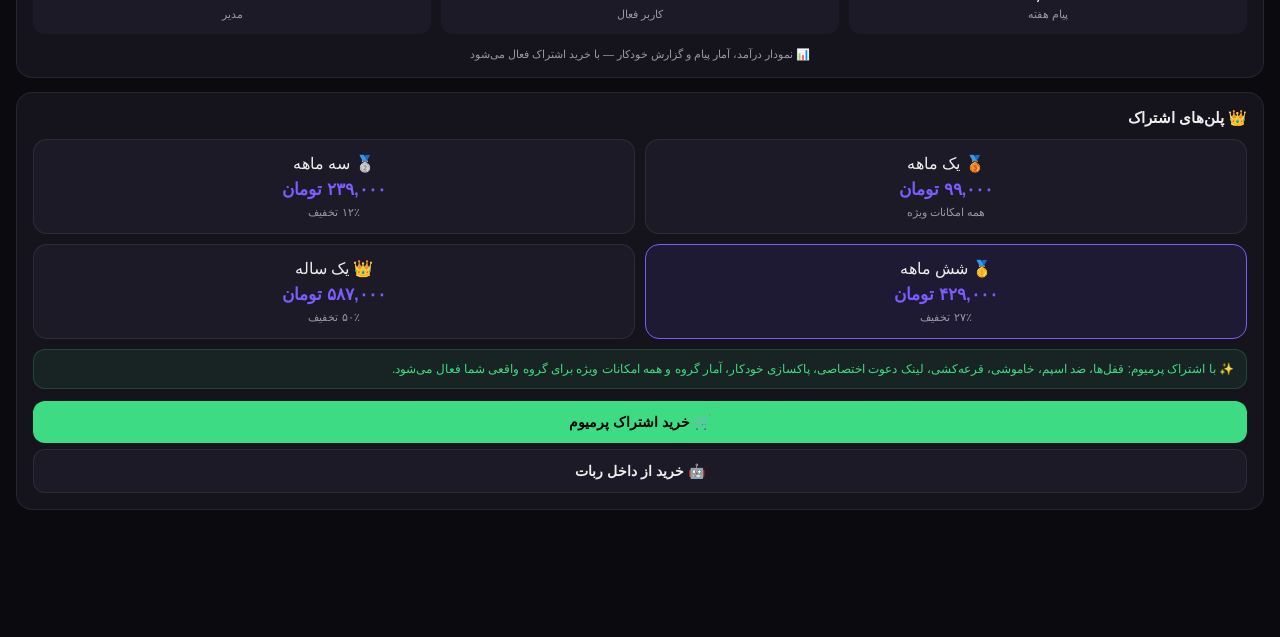
<file: webapp/panel.html>
<!DOCTYPE html>
<html lang="fa" dir="rtl">
<head>
<meta charset="utf-8"/>
<meta name="viewport" content="width=device-width, initial-scale=1, viewport-fit=cover"/>
<title>پنل مدیریت گروه — آجُرپاره</title>
<style>
:root{--bg:#0b0a0f;--card:#15141d;--card2:#1c1a26;--text:#eee;--muted:#9a97a8;--accent:#7c5cff;--green:#3ddc84;--red:#ff5c7a;--yellow:#ffc857;--border:rgba(255,255,255,.08)}
*{margin:0;padding:0;box-sizing:border-box}
body{background:var(--bg);color:var(--text);font-family:'Segoe UI',Tahoma,sans-serif;padding:16px;padding-bottom:110px}
.header{display:flex;align-items:center;gap:12px;margin-bottom:18px}
.logo{width:48px;height:48px;border-radius:14px;background:linear-gradient(135deg,#7c5cff,#5a3dff);display:flex;align-items:center;justify-content:center;font-size:24px}
.header h1{font-size:18px}
.header p{font-size:12px;color:var(--muted)}
.badge{display:inline-block;background:rgba(124,92,255,.2);color:var(--accent);border:1px solid rgba(124,92,255,.4);padding:3px 10px;border-radius:20px;font-size:11px}
.badge.days{background:rgba(61,220,132,.15);color:var(--green);border-color:rgba(61,220,132,.3)}
.trial-banner{background:linear-gradient(135deg,rgba(124,92,255,.15),rgba(61,220,132,.1));border:1px solid rgba(124,92,255,.3);border-radius:14px;padding:14px;margin-bottom:16px;font-size:13px}
.trial-banner b{color:var(--green)}
.quick-nav{display:flex;gap:8px;flex-wrap:wrap;margin-bottom:18px}
.qbtn{background:var(--card2);border:1px solid var(--border);color:var(--text);border-radius:12px;padding:9px 13px;font-size:12.5px;cursor:pointer;font-family:inherit;transition:.2s;text-decoration:none;color:var(--text)}
.qbtn:hover{border-color:var(--accent)}
.qbtn.active{background:var(--accent);border-color:var(--accent);color:#fff}
.card{background:var(--card);border:1px solid var(--border);border-radius:16px;padding:16px;margin-bottom:14px}
.card h2{font-size:15px;margin-bottom:12px;display:flex;align-items:center;gap:8px}
.section-title{font-size:12px;color:var(--muted);margin:18px 0 8px;font-weight:600}
.row{display:flex;align-items:center;justify-content:space-between;padding:11px 0;border-bottom:1px solid var(--border);gap:10px}
.row:last-child{border-bottom:none}
.row .label{font-size:13px;flex:1}
.row .desc{font-size:11px;color:var(--muted);margin-top:2px}
.lock{width:44px;height:24px;border-radius:20px;background:var(--card2);border:1px solid var(--border);position:relative;transition:.2s;cursor:pointer;flex-shrink:0}
.lock.active{background:var(--green)}
.lock::after{content:"";position:absolute;width:18px;height:18px;border-radius:50%;background:#fff;top:2px;right:2px;transition:.2s}
.lock.active::after{right:22px}
select,input[type=text],input[type=number],textarea{background:var(--card2);border:1px solid var(--border);color:var(--text);border-radius:10px;padding:9px 12px;font-size:13px;font-family:inherit;max-width:170px}
select{max-width:160px}
textarea{width:100%;max-width:100%;min-height:70px;margin-top:6px}
.btn{display:block;width:100%;padding:13px;border:none;border-radius:12px;background:var(--accent);color:#fff;font-size:14px;font-weight:600;cursor:pointer;margin-top:6px;font-family:inherit}
.btn.secondary{background:var(--card2);color:var(--text);border:1px solid var(--border)}
.btn.green{background:var(--green);color:#000}
.btn.sm{padding:8px 14px;font-size:12px;width:auto;display:inline-block;margin:2px}
.btn.red{background:var(--red);color:#fff}
.stats-grid{display:grid;grid-template-columns:1fr 1fr 1fr;gap:10px}
.stat{background:var(--card2);border-radius:12px;padding:12px;text-align:center}
.stat b{font-size:18px;display:block}
.stat span{font-size:11px;color:var(--muted)}
.vip-note{background:rgba(61,220,132,.08);border:1px solid rgba(61,220,132,.2);border-radius:12px;padding:12px;font-size:12px;color:var(--green);margin-top:10px}
.plans{display:grid;grid-template-columns:1fr 1fr;gap:10px}
.plan{background:var(--card2);border:1px solid var(--border);border-radius:14px;padding:14px;text-align:center;cursor:pointer;transition:.2s}
.plan:hover{border-color:var(--accent);transform:translateY(-2px)}
.plan.best{border-color:var(--accent);background:rgba(124,92,255,.1)}
.plan .price{font-size:17px;font-weight:700;color:var(--accent);margin:6px 0}
.plan .per{font-size:11px;color:var(--muted)}
.demo-note{font-size:11px;color:var(--muted);text-align:center;margin-top:14px}
.category-tabs{display:flex;gap:6px;flex-wrap:wrap;margin-bottom:10px}
.cat-tab{background:var(--card2);border:1px solid var(--border);border-radius:10px;padding:6px 12px;font-size:11.5px;cursor:pointer;font-family:inherit;color:var(--muted)}
.cat-tab.active{background:rgba(124,92,255,.15);border-color:var(--accent);color:var(--accent)}
.tag{font-size:10px;background:rgba(124,92,255,.15);color:var(--accent);border-radius:6px;padding:2px 7px;margin-right:6px}
.tag.vip{background:rgba(255,200,87,.15);color:var(--yellow)}
.toast{position:fixed;bottom:90px;left:50%;transform:translateX(-50%);background:var(--green);color:#000;padding:10px 20px;border-radius:12px;font-size:13px;font-weight:600;opacity:0;transition:.3s;pointer-events:none;z-index:99}
.toast.show{opacity:1}
.mini-row{display:flex;gap:8px;align-items:center;flex-wrap:wrap}
code{background:var(--card2);padding:2px 7px;border-radius:6px;font-size:11.5px;color:var(--accent);direction:ltr;display:inline-block}
.footer-cta{position:fixed;bottom:0;left:0;right:0;background:rgba(11,10,15,.96);backdrop-filter:blur(10px);padding:14px 16px;display:flex;gap:10px;z-index:50;border-top:1px solid var(--border)}
.footer-cta .btn{margin:0}
</style>
</head>
<body>
<div class="header">
  <div class="logo">🧱</div>
  <div>
    <h1>آجُرپاره | پنل مدیریت گروه</h1>
    <p>مدیریت حرفه‌ای گروه‌ها — هم‌تراز پنل‌های پیشرفته</p>
  </div>
</div>

<div class="trial-banner">
  🔍 این یک <b>پنل آزمایشی (دمو)</b> است — برای مشاهدهٔ امکانات قبل از خرید اشتراک.
  با خرید اشتراک پرمیوم، همهٔ این قابلیت‌ها برای گروه شما <b>فعال</b> می‌شود.
  <div class="badge days" id="vipStatus" style="margin-top:8px">👑 وضعیت: نمایشی — برای فعال‌سازی اشتراک بخرید</div>
</div>

<div class="quick-nav" id="quickNav">
  <a class="qbtn" href="#locks">🔐 قفل‌ها</a>
  <a class="qbtn" href="#vip">💎 ویژگی‌ها</a>
  <a class="qbtn" href="#spam">⛔️ ضد مزاحمت</a>
  <a class="qbtn" href="#set">⚙️ تنظیمات</a>
  <a class="qbtn" href="#pay">🏦 بانک پرداخت</a>
  <a class="qbtn" href="#text">✏️ متن‌ها</a>
  <a class="qbtn" href="#admins">👮‍♂️ مدیران</a>
</div>

<!-- ============ خاموشی‌ها ============ -->
<div class="card" id="shutdown">
  <h2>💤 خاموشی‌ها</h2>
  <div class="row"><div class="label">ساعت خاموش خودکار <span class="tag">؟</span><div class="desc">در این بازه، ارسال پیام بسته می‌شود</div></div>
    <div class="mini-row"><input type="time" id="offTime" value="23:00"><input type="time" id="onTime" value="06:00"></div></div>
  <div class="row"><div class="label">پیام خاموشی <div class="desc"><code>#date#</code> = زمان فعلی</div></div><input type="text" id="offMsg" value="🔇 گروه موقتاً خاموش است."></div>
  <div class="row"><div class="label">پیام روشن شدن</div><input type="text" id="onMsg" value="🔊 گروه روشن شد."></div>
  <div class="row"><div class="label">خاموشی مدت‌دار</div>
    <select id="durSel"><option>انتخاب مدت</option><option>15 دقیقه</option><option>30 دقیقه</option><option>1 ساعت</option><option>2 ساعت</option><option>3 ساعت</option><option>6 ساعت</option><option>12 ساعت</option><option>24 ساعت</option><option>2 روز</option><option>3 روز</option><option>7 روز</option><option>30 روز</option></select></div>
  <div class="row"><div class="label">🗑 حذف خودکار پیام خاموشی</div><div class="lock" data-demo="shutdownDelete"></div></div>
  <div class="row"><div class="label">🫢 خاموشی حتی برای مدیران</div><div class="lock" data-demo="shutdownAdmins"></div></div>
</div>

<!-- ============ قفل‌ها ============ -->
<div class="card" id="locks">
  <h2>🔐 قفل‌ها</h2>
  <div class="desc" style="font-size:12px;color:var(--muted);margin-bottom:12px">هر قفل که فعال باشد، کاربر عادی نمی‌تواند آن نوع پیام را بفرستد. کاربران ویژه آزادند.</div>
  <div class="category-tabs" id="catTabs"></div>
  <div id="locksList"></div>
</div>

<!-- ============ ویژگی‌ها ============ -->
<div class="card" id="vip">
  <h2>💎 ویژگی‌ها</h2>
  <div class="section-title">🗑 پاکسازی خودکار پیام قدیمی</div>
  <div class="row"><div class="label">فعال‌سازی</div><div class="lock" data-demo="autoCleanup"></div></div>
  <div class="row"><div class="label">بازهٔ پاکسازی</div><select id="cleanupSel"><option>15 دقیقه (ویژه)</option><option>30 دقیقه (ویژه)</option><option>1 ساعت</option><option>3 ساعت</option><option>5 ساعت</option><option>10 ساعت</option><option>16 ساعت</option><option>24 ساعت</option><option>48 ساعت (ویژه)</option></select></div>
  <div class="row"><div class="label">انواع پیام</div><div class="mini-row"><span class="tag">متن</span><span class="tag">عکس</span><span class="tag">ویدئو</span><span class="tag">ویس</span><span class="tag">فایل</span><span class="tag">استیکر</span></div></div>

  <div class="section-title">🗂 قفل فایل اعضاء جدید</div>
  <div class="row"><div class="label">مدت محدودیت فایل برای عضو جدید</div><select id="newFileSel"><option>غیرفعال</option><option>1 روز</option><option>2 روز</option><option>3 روز</option><option>5 روز</option><option>10 روز</option><option>15 روز</option><option>30 روز</option></select></div>

  <div class="section-title">💭 پاسخگوی خودکار</div>
  <div class="row"><div class="label">حالت پاسخ‌گویی</div><select id="autoReplySel"><option>خاموش</option><option>مشابه</option><option>دقیق</option></select></div>

  <div class="section-title">📢 عضو اجباری</div>
  <div class="row"><div class="label">عضو اجباری کانال</div><div class="mini-row"><input type="text" id="forceCh" placeholder="@channel1"><input type="text" id="forceCh2" placeholder="@channel2 (ویژه)"></div></div>
  <div class="row"><div class="label">عضو اجباری گروه</div><input type="text" id="forceGr" placeholder="آیدی گروه"></div>
  <div class="row"><div class="label">💎 کاربر ویژه بی اجبار</div><div class="lock" data-demo="vipNoForce"></div></div>

  <div class="section-title">🤬 کلمات فیلتر شده</div>
  <div class="row"><div class="label">واکنش به فیلتر</div><select id="filterAction"><option>حذف پست</option><option>ثبت اخطار</option><option>سکوت</option><option>اخراج</option></select></div>
  <textarea id="filterWords" placeholder="کلمات را با کاما جدا کنید... (مثال: تبلیغ، اسپم، 🔞)"></textarea>
  <div class="desc" style="font-size:10.5px;color:var(--muted);margin-top:4px">💡 با <code>*کلمه*</code> دقیقاً همان کلمه فیلتر می‌شود (مثل <code>*سلام*</code>)</div>

  <div class="section-title">📌 قالب اجباری پیام</div>
  <div class="row"><div class="label">شرط قالب</div><select id="templateCond"><option>و — همه کلمات</option><option>یا — حداقل یکی</option></select></div>
  <textarea id="templateWords" placeholder="کلمات قالب را با کاما جدا کنید..."></textarea>

  <div class="section-title">🎉 قرعه‌کشی</div>
  <div class="row"><div class="label">تعداد برنده</div><input type="number" id="raffleWinners" value="1" min="1" max="20"></div>
  <div class="row"><div class="label">مخاطب قرعه‌کشی</div><select id="raffleAud"><option>همه اعضا</option><option>فقط کاربران ویژه</option><option>کاربران قدیمی (۷+ روز)</option><option>کاربران جدید</option><option>فقط دعوت‌کننده‌ها</option></select></div>
  <textarea id="raffleText" placeholder="متن قرعه‌کشی...">🎉 قرعه‌کشی گروه! برای شرکت، دکمهٔ زیر را بزنید.</textarea>
  <div class="mini-row"><button class="btn sm green">✅ ایجاد قرعه‌کشی</button><button class="btn sm secondary">👀 لیست شرکت‌کنندگان</button></div>

  <div class="section-title">🤠 اسپانسر گروه</div>
  <div class="row"><div class="label">لینک اسپانسر</div><input type="text" id="sponsorLink" placeholder="https://t.me/..."></div>
  <div class="row"><div class="label">متن اسپانسر</div><input type="text" id="sponsorText" placeholder="متن نمایشی اسپانسر..."></div>

  <div class="section-title">☎️ دریافت شماره‌ها</div>
  <div class="mini-row"><button class="btn sm secondary">خروجی TXT (متنی)</button><button class="btn sm secondary">خروجی XLS (اکسل)</button></div>

  <div class="section-title">🔗 لینک دعوت اختصاصی</div>
  <div class="row"><div class="label">لینک دعوت شما</div><code>https://t.me/Ajorparehbot?start=invite_CHAT_YOU</code></div>
</div>

<!-- ============ ضد مزاحمت ============ -->
<div class="card" id="spam">
  <h2>⛔️ ضد مزاحمت</h2>
  <div class="row"><div class="label">👤 کاربر عادی — تعداد پیام</div><div class="mini-row"><input type="number" id="spamCount" value="5" min="1" max="100" style="width:70px"> <span style="font-size:12px;color:var(--muted)">در</span> <select id="spamWindow"><option>1 دقیقه</option><option>2 دقیقه</option><option>3 دقیقه</option><option>5 دقیقه</option><option>10 دقیقه</option><option>15 دقیقه</option><option>30 دقیقه</option><option>1 ساعت</option></select></div></div>
  <div class="row"><div class="label">💁‍♂️ کاربر ویژه — تعداد پیام</div><div class="mini-row"><input type="number" id="vipSpamCount" value="20" min="1" max="200" style="width:70px"> <span style="font-size:12px;color:var(--muted)">در</span> <select id="vipSpamWindow"><option>1 دقیقه</option><option>2 دقیقه</option><option>3 دقیقه</option><option>5 دقیقه</option><option>10 دقیقه</option><option>15 دقیقه</option></select></div></div>
  <div class="row"><div class="label">⚖️ واکنش به پیام بیشتر</div><select id="spamAction"><option>اخراج</option><option>سکوت</option><option>اخطار و حذف</option><option>فقط حذف</option></select></div>
  <div class="row"><div class="label">🚫 ضد اسپم سریع</div><div class="mini-row"><input type="number" id="fastCount" value="8" min="2" max="30" style="width:60px"> <span style="font-size:12px;color:var(--muted)">پیام در</span> <select id="fastSec"><option>3 ثانیه</option><option>5 ثانیه</option><option>8 ثانیه</option><option>10 ثانیه</option></select></div></div>
  <div class="row"><div class="label">👾 ضد تبچی</div><select id="tabchiSel"><option>فعال — خیلی حساس</option><option>فعال</option><option>غیرفعال</option></select></div>
  <div class="row"><div class="label">🤖 ورود ربات‌ها</div><select id="botJoin"><option>اخراج ربات</option><option>اخراج ربات و اضافه‌کننده</option><option>مجاز</option></select></div>
  <div class="row"><div class="label">⛔️ اخراج کاربر جدید</div><div class="lock" data-demo="kickNew"></div></div>
  <div class="row"><div class="label">🔍 واکنش به پیام تکراری</div><select id="dupSel"><option>هیچی!</option><option>سکوت</option><option>حذف پیام</option><option>ثبت اخطار</option></select></div>
  <div class="row"><div class="label">🥷 ضد خیانت <div class="desc">تعداد اخراج/تحریم</div></div><input type="number" id="betrayCount" value="0" min="0" max="50"></div>
  <div class="row"><div class="label">⚠️ حداکثر اخطار</div><div class="mini-row"><input type="number" id="maxWarn" value="3" min="1" max="20" style="width:60px"><select id="warnAction"><option>اخراج کن</option><option>ساکت کن</option></select></div></div>
  <div class="row"><div class="label">🗑 ریست خودکار اخطار</div><select id="warnReset"><option>هر روز</option><option>هر سه روز</option><option>هر هفته</option><option>هر دو هفته</option><option>ماهیانه</option><option>هیچ وقت</option></select></div>
  <div class="row"><div class="label">💀 مدت اخراج خودکار</div><select id="banDur"><option>1 روز</option><option>2 روز</option><option>3 روز</option><option>5 روز</option><option>10 روز</option><option>20 روز</option><option>30 روز</option><option>60 روز</option><option>90 روز</option><option>180 روز</option><option>دائمی</option></select></div>
  <div class="row"><div class="label">🤫 مدت تحریم خودکار</div><select id="muteDur"><option>5 دقیقه</option><option>10 دقیقه</option><option>30 دقیقه</option><option>60 دقیقه</option><option>5 ساعت</option><option>12 ساعت</option><option>1 روز</option><option>3 روز</option><option>1 هفته</option></select></div>
  <div class="row"><div class="label">⚠️ گزارشگر هوشمند <div class="desc">پس از N گزارش، خودکار واکنش</div></div><select id="smartRep"><option>خاموش</option><option>روشن</option></select></div>
  <div class="row"><div class="label">🗑 حذف دیلیت اکانتی‌ها</div><div class="lock" data-demo="delAccount"></div></div>
</div>

<!-- ============ تنظیمات ============ -->
<div class="card" id="set">
  <h2>⚙️ تنظیمات</h2>
  <div class="row"><div class="label">🔌 وضعیت ربات</div><div class="lock active" data-demo="botStatus"></div></div>
  <div class="row"><div class="label">🌍 زبان ربات</div><select id="langSel"><option>فارسی | Persian</option><option>انگلیسی | English</option><option>ترکی | Turkish</option><option>روسی | Russian</option><option>عربی | Arabic</option></select></div>
  <div class="row"><div class="label">↪️ بررسی فوروارد</div><div class="lock" data-demo="checkFwd"></div></div>
  <div class="row"><div class="label">🗑 بازیابی پیام</div><div class="lock" data-demo="restoreMsg"></div></div>
  <div class="row"><div class="label">🔕 حذف پیام سرویس</div><select id="svcMsg"><option>غیرفعال</option><option>فوری</option><option>3 دقیقه بعد</option><option>5 دقیقه بعد</option><option>10 دقیقه بعد</option><option>30 دقیقه بعد</option></select></div>
  <div class="row"><div class="label">🔊 تایمر اطلاع‌رسان</div><select id="timerMsg"><option>ثابت بماند</option><option>حذف بعد از 1 دقیقه</option><option>حذف بعد از 2 دقیقه</option><option>حذف بعد از 5 دقیقه</option></select></div>
  <div class="row"><div class="label">📊 گزارش فعالیت‌ها</div><div class="lock" data-demo="activityLog"></div></div>
  <div class="row"><div class="label">🗑 پاکسازی خودکار کل پیام‌ها</div><div class="mini-row"><select id="cleanDay"><option>شنبه</option><option>یک‌شنبه</option><option>دوشنبه</option><option>سه‌شنبه</option><option>چهارشنبه</option><option>پنجشنبه</option><option>جمعه</option></select><select id="cleanHour"><option>غیرفعال</option><option>ساعت 02AM</option><option>ساعت 04AM</option><option>ساعت 06AM</option><option>ساعت 12PM</option><option>ساعت 23PM</option></select></div></div>
  <div class="row"><div class="label">📌 حذف سنجاق خودکار</div><div class="lock" data-demo="unpinAuto"></div></div>
  <div class="row"><div class="label">❔ گزارش دلیل حذف پست</div><div class="lock" data-demo="deleteReason"></div></div>
  <div class="row"><div class="label">🔑 توکن OpenAI (هوش مصنوعی)</div><input type="text" placeholder="sk-..."></div>
</div>

<!-- ============ بانک پرداخت ============ -->
<div class="card" id="pay">
  <h2>🏦 بانک پرداخت</h2>
  <div class="row"><div class="label">📌 روش اجبار</div><select id="payMethod"><option>فقط پرداخت</option><option>پرداخت و اجبار</option></select></div>
  <div class="row"><div class="label">🟡 خرید با ارز TON</div><select id="tonSel"><option>غیرفعال</option><option>ضریب 1</option><option>ضریب 2</option><option>ضریب 3</option><option>ضریب 5</option></select></div>
  <div class="row"><div class="label">💳 شبا بانکی</div><input type="text" id="shaba" placeholder="IR..."></div>
  <div class="row"><div class="label">💰 موجودی ریالی</div><div style="font-size:13px;color:var(--yellow)">کیف پول خالی!</div></div>
  <div class="row"><div class="label">💰 موجودی ارزی</div><div style="font-size:13px;color:var(--yellow)">کیف پول خالی!</div></div>
  <div class="row"><div class="label">🗂 سوابق تسویه</div><button class="btn sm secondary">مشاهده</button></div>
  <div class="section-title">🔖 لیست پلان‌ها</div>
  <div class="plans" id="planList">
    <div class="plan"><div>✏️ ارسال پیام</div><div class="price">50 پیام</div><div class="per">10,000 تومان</div><button class="btn sm secondary" style="margin-top:8px">ساخت</button></div>
    <div class="plan best"><div>💎 کاربر ویژه</div><div class="price">30 روز</div><div class="per">40,000 تومان</div><button class="btn sm secondary" style="margin-top:8px">ساخت</button></div>
    <div class="plan"><div>🔄 تکرار پیام</div><div class="price">30 روز</div><div class="per">10,000 تومان</div><button class="btn sm secondary" style="margin-top:8px">ساخت</button></div>
    <div class="plan"><div>📌 سنجاق پیام</div><div class="price">30 روز</div><div class="per">10,000 تومان</div><button class="btn sm secondary" style="margin-top:8px">ساخت</button></div>
    <div class="plan"><div>👥 حضور در گروه</div><div class="price">—</div><div class="per">سفارشی</div><button class="btn sm secondary" style="margin-top:8px">ساخت</button></div>
  </div>
</div>

<!-- ============ متن‌ها ============ -->
<div class="card" id="text">
  <h2>✏️ متن‌ها</h2>
  <div class="section-title">👋 پیام خوش‌آمدگویی</div>
  <textarea id="welcomeText">👋 به {group} خوش اومدی {user}!
📅 {date}
📜 قوانین: {rules}</textarea>
  <div class="desc" style="font-size:10.5px;color:var(--muted);margin:4px 0 10px"><code>{user}</code> نام کاربر · <code>{group}</code> نام گروه · <code>{rules}</code> قوانین · <code>{date}</code> تاریخ · <code>{channel}</code> کانال اجباری</div>

  <div class="section-title">📜 متن قوانین گروه (در خصوصی)</div>
  <textarea id="rulesText">📜 قوانین گروه:
۱) احترام متقابل
۲) بدون تبلیغ
۳) بدون اسپم</textarea>

  <div class="section-title">👋 پیام به کاربر خارج شده</div>
  <textarea id="leftText">خداحافظ {user} 👋</textarea>

  <div class="section-title">📢 پیام عضو اجباری</div>
  <textarea id="forceText">⚠️ {user} عزیز، برای ادامه اول عضو کانال شو:
{channel}</textarea>

  <div class="section-title">⏳ متن تأیید ورود</div>
  <textarea id="approvalText">⏳ درخواست عضویت شما در حال بررسی است...</textarea>
</div>

<!-- ============ مدیران ============ -->
<div class="card" id="admins">
  <h2>👮‍♂️ مدیران</h2>
  <div class="section-title">دسترسی‌های مدیر</div>
  <div class="row"><div class="label">🛡 پنل مدیریت <div class="desc">دسترسی به تمام بخش‌های پنل</div></div><div class="lock active" data-demo="admFull"></div></div>
  <div class="row"><div class="label">💬 گفتگو با اسم ربات <div class="desc">مدیران با افزودن <code>%</code> قبل پیام، با اسم ربات چت می‌کنند</div></div><div class="lock" data-demo="admChat"></div></div>
  <div class="row"><div class="label">📣 مدیر تبلیغات <div class="desc">ارسال و سنجاق پیام زمان‌بندی‌شده</div></div><div class="lock" data-demo="admAds"></div></div>
  <div class="row"><div class="label">👤 پنل مشخصات کاربر <div class="desc">مشاهدهٔ مشخصات کامل کاربران</div></div><div class="lock" data-demo="admProfile"></div></div>
</div>

<div class="card">
  <h2>📊 آمار و وضعیت کلی گروه</h2>
  <div class="stats-grid">
    <div class="stat"><b>1,284</b><span>پیام هفته</span></div>
    <div class="stat"><b>96</b><span>کاربر فعال</span></div>
    <div class="stat"><b>3</b><span>مدیر</span></div>
  </div>
  <div class="demo-note">📊 نمودار درآمد، آمار پیام و گزارش خودکار — با خرید اشتراک فعال می‌شود</div>
</div>

<div class="card">
  <h2>👑 پلن‌های اشتراک</h2>
  <div class="plans">
    <div class="plan" onclick="buyPlan(1)"><div>🥉 یک ماهه</div><div class="price">۹۹,۰۰۰ تومان</div><div class="per">همه امکانات ویژه</div></div>
    <div class="plan" onclick="buyPlan(3)"><div>🥈 سه ماهه</div><div class="price">۲۳۹,۰۰۰ تومان</div><div class="per">۱۲٪ تخفیف</div></div>
    <div class="plan best" onclick="buyPlan(6)"><div>🥇 شش ماهه</div><div class="price">۴۲۹,۰۰۰ تومان</div><div class="per">۲۷٪ تخفیف</div></div>
    <div class="plan" onclick="buyPlan(12)"><div>👑 یک ساله</div><div class="price">۵۸۷,۰۰۰ تومان</div><div class="per">۵۰٪ تخفیف</div></div>
  </div>
  <div class="vip-note">✨ با اشتراک پرمیوم: قفل‌ها، ضد اسپم، خاموشی، قرعه‌کشی، لینک دعوت اختصاصی، پاکسازی خودکار، آمار گروه و همه امکانات ویژه برای گروه واقعی شما فعال می‌شود.</div>
  <button class="btn green" onclick="buyPlan(6)" style="margin-top:12px">🛒 خرید اشتراک پرمیوم</button>
  <button class="btn secondary" onclick="openBot()">🤖 خرید از داخل ربات</button>
</div>

<div class="footer-cta">
  <button class="btn secondary" onclick="resetDemo()">🔄 ریست دمو</button>
  <button class="btn green" onclick="saveDemo()">💾 ذخیره (نمایشی)</button>
</div>

<div class="toast" id="toast">✅ ذخیره شد</div>

<script>
const botUrl = "https://t.me/Ajorparehbot";

// قفل‌ها با دسته‌بندی — هم‌تراز TLPro
const LOCK_CATS = {
  "🔤 متن": [
    ["text_only","فقط متن"],["short_text","متن کوتاه"],["long_text","متن بلند"],
    ["persian_typing","تایپ فارسی"],["english_typing","تایپ انگلیسی"],
    ["emoji_count","تعداد اموجی"],["custom_emoji_count","تعداد اموجی کاستوم"],
    ["caption_required","کپشن اجباری"],["template_required","قالب اجباری"]],
  "🔗 لینک و شناسه": [
    ["link","لینک"],["link_external","لینک خارجی"],["link_telegram","لینک تلگرامی"],
    ["link_short","لینک کوتاه"],["link_instagram","لینک اینستاگرام"],["link_email","ایمیل"],
    ["link_hidden","لینک مخفی (هایپر)"],["link_bot","لینک ربات"],["link_glass","لینک شیشه‌ای"],
    ["link_bio","لینک بیو"],["channel_id","آیدی کانال/گروه"],["mention","منشن"],
    ["mention_text","منشن متنی"],["phone","شماره تلفن"],["reply","پاسخ/ریپلای"],["reply_external","ریپلای خارجی"]],
  "🎬 رسانه": [
    ["photo","تصویر"],["video","ویدئو"],["audio","موزیک"],["voice","ویس"],
    ["video_note","ویدئو گرد"],["gif","گیف"],["sticker","استیکر"],["document","فایل"],
    ["location","لوکیشن"],["poll","نظرسنجی"],["story","استوری"],["game","بازی"],
    ["app","اپلیکیشن"],["spoiler","اسپویلر"],["nsfw_attach","پیوست مستهجن"],
    ["nsfw_sticker","استیکر مستهجن"],["edit_text","ویرایش متن"],["edit_caption","ویرایش پیوست"]],
  "📤 فوروارد": [
    ["forward","فوروارد"],["forward_channel_public","فوروارد کانال عمومی"],
    ["forward_channel_private","فوروارد کانال خصوصی"],["forward_user","فوروارد کاربر"]],
  "🛡 سایر": [
    ["hidden_identity","هویت مخفی"],["ai","هوش مصنوعی"],["bot_message","پیام رباتی"],
    ["like","لایک"],["music_finder","موزیک یاب"],["currency_price","قیمت ارزها"],
    ["bio","بیوگرافی"],["private_chat","چت خصوصی"]],
};

let activeCat = "🔤 متن";
const lockStates = {}; // key -> true/false

function renderCatTabs(){
  const tabs = document.getElementById("catTabs");
  tabs.innerHTML = "";
  for(const cat of Object.keys(LOCK_CATS)){
    const b = document.createElement("button");
    b.className = "cat-tab" + (cat===activeCat?" active":"");
    b.textContent = cat;
    b.onclick = ()=>{ activeCat=cat; renderCatTabs(); renderLocks(); };
    tabs.appendChild(b);
  }
}
function lockRow(key,label){
  const row = document.createElement("div");
  row.className = "row";
  const extra = key==="video" ? '<div class="mini-row" style="margin-top:6px"><select class="video-mode" style="max-width:130px;font-size:11px"><option value="free">آزاد</option><option value="10mb">بالای 10MB</option><option value="50mb">بالای 50MB</option><option value="100mb">بالای 100MB</option><option value="200mb">بالای 200MB</option><option value="500mb">بالای 500MB</option><option value="all">همه اندازه‌ها</option></select></div>' : '';
  row.innerHTML = `<div><div class="label">${label}${key==="phone"?' <span class="tag">عادی/حساس</span>':''}</div><div class="desc">کاربر عادی قفل — ویژه آزاد</div>${extra}</div><div class="lock" data-lock="${key}"></div>`;
  const lock = row.querySelector(".lock");
  lock.classList.toggle("active", !!lockStates[key]);
  lock.addEventListener("click", ()=>{
    lockStates[key] = !lockStates[key];
    lock.classList.toggle("active");
  });
  const modeSel = row.querySelector(".video-mode");
  if(modeSel) modeSel.value = lockStates[key+"_mode"]||"free";
  return row;
}
function renderLocks(){
  const list = document.getElementById("locksList");
  list.innerHTML = "";
  for(const [key,label] of LOCK_CATS[activeCat]){
    list.appendChild(lockRow(key,label));
  }
}
// toggle های ساده
function initDemoToggles(){
  document.querySelectorAll(".lock[data-demo]").forEach(el=>{
    el.addEventListener("click", ()=> el.classList.toggle("active"));
  });
}
function buyPlan(months){
  if(window.Telegram?.WebApp) window.Telegram.WebApp.close();
  window.open(`${botUrl}?start=vip_${months}`, "_blank");
}
function openBot(){ window.open(botUrl, "_blank"); }
function saveDemo(){
  const t = document.getElementById("toast");
  t.textContent = "✅ تنظیمات دمو ذخیره شد (نمایشی)";
  t.classList.add("show");
  setTimeout(()=>t.classList.remove("show"), 2200);
}
function resetDemo(){
  Object.keys(lockStates).forEach(k=>delete lockStates[k]);
  renderLocks();
  document.querySelectorAll(".lock[data-demo]").forEach(el=>el.classList.remove("active"));
  const t = document.getElementById("toast");
  t.textContent = "🔄 دمو ریست شد";
  t.classList.add("show");
  setTimeout(()=>t.classList.remove("show"), 2200);
}
renderCatTabs();
renderLocks();
initDemoToggles();
if(window.Telegram?.WebApp){ window.Telegram.WebApp.ready(); window.Telegram.WebApp.expand(); }
</script>
</body>
</html>
</file>
